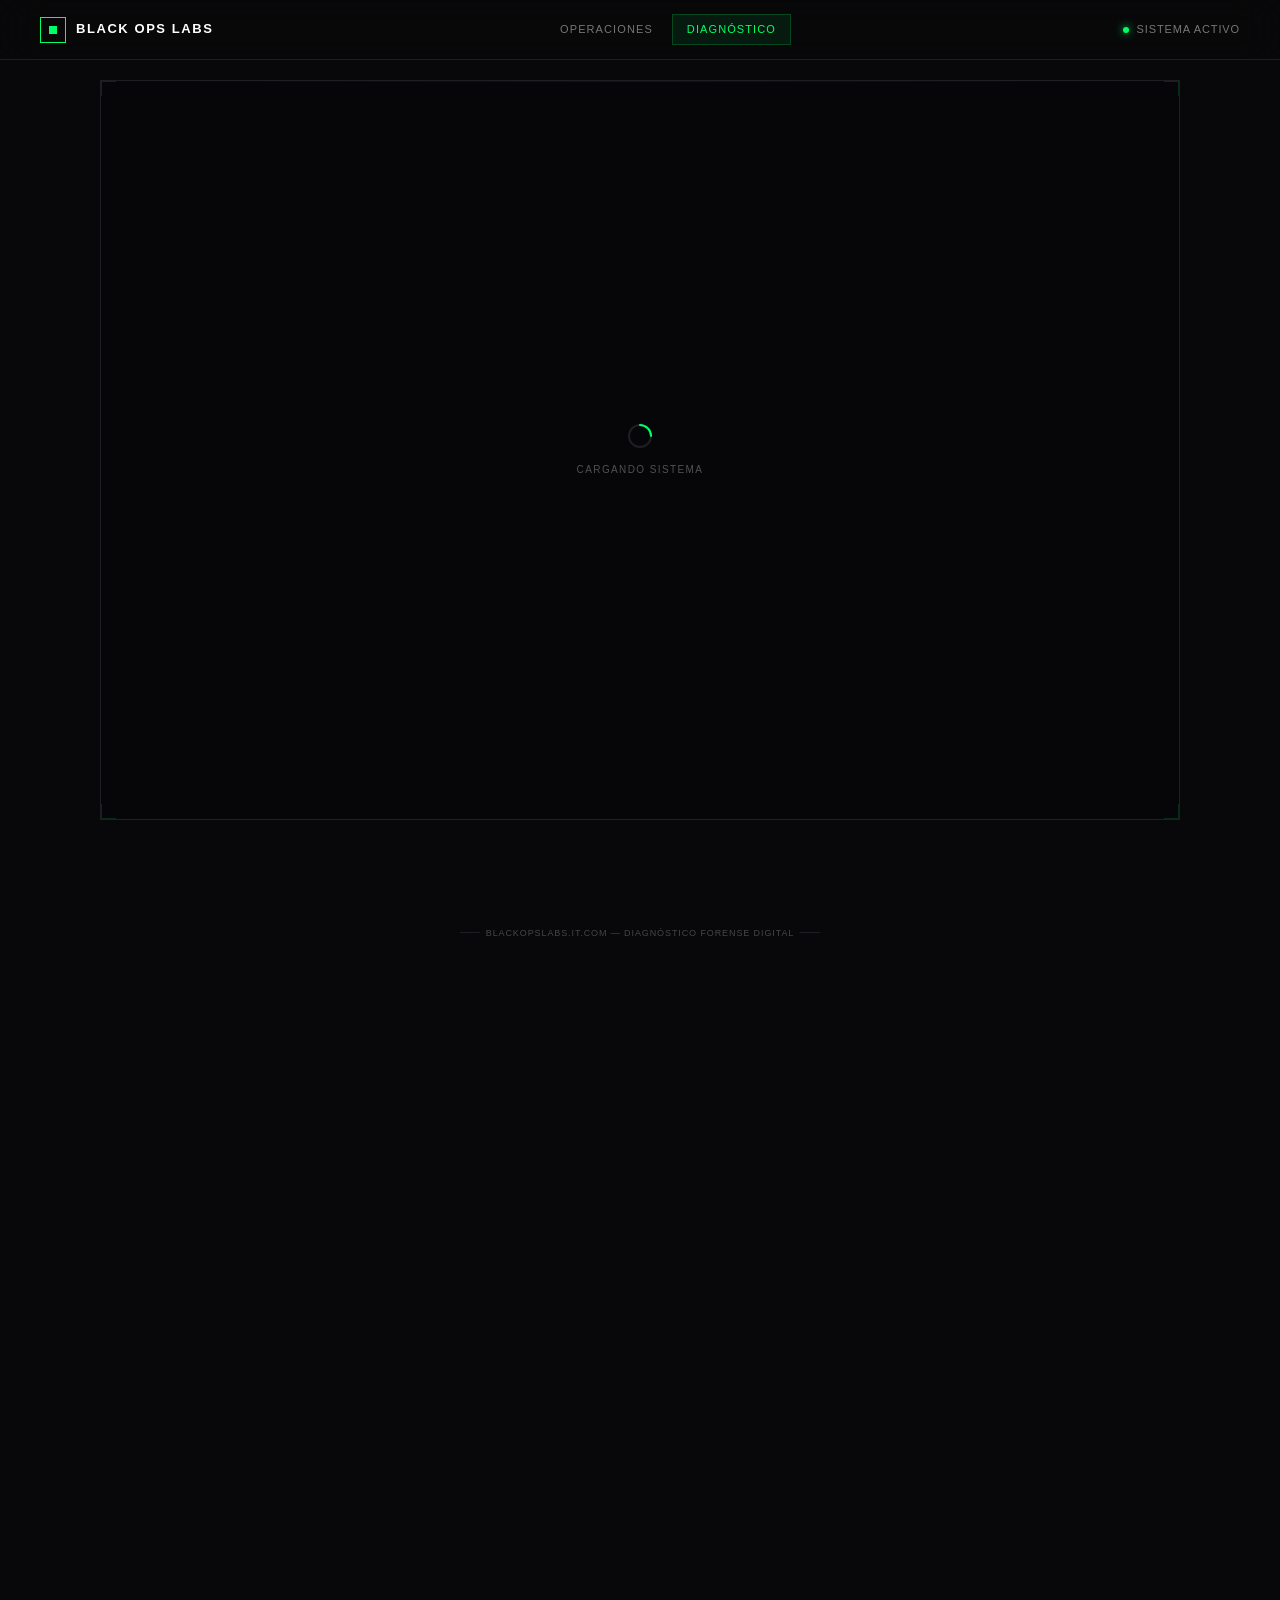
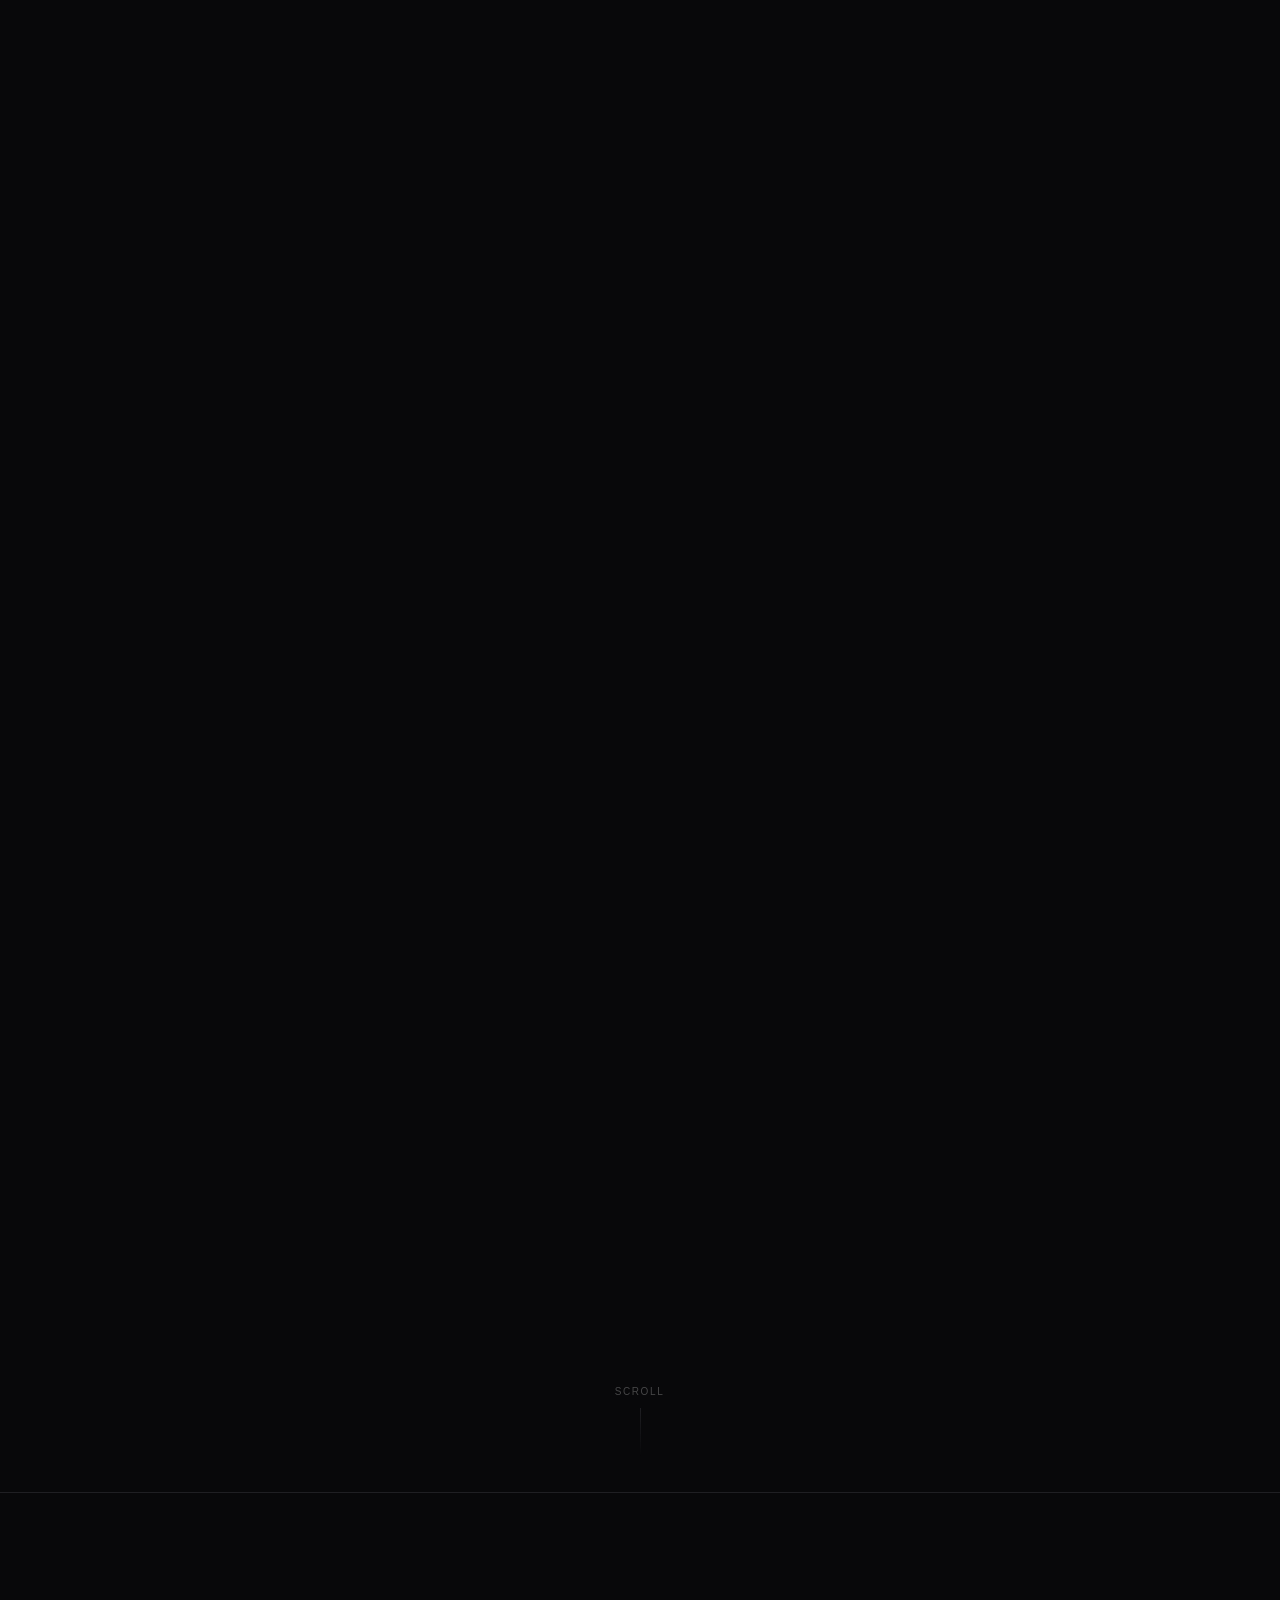
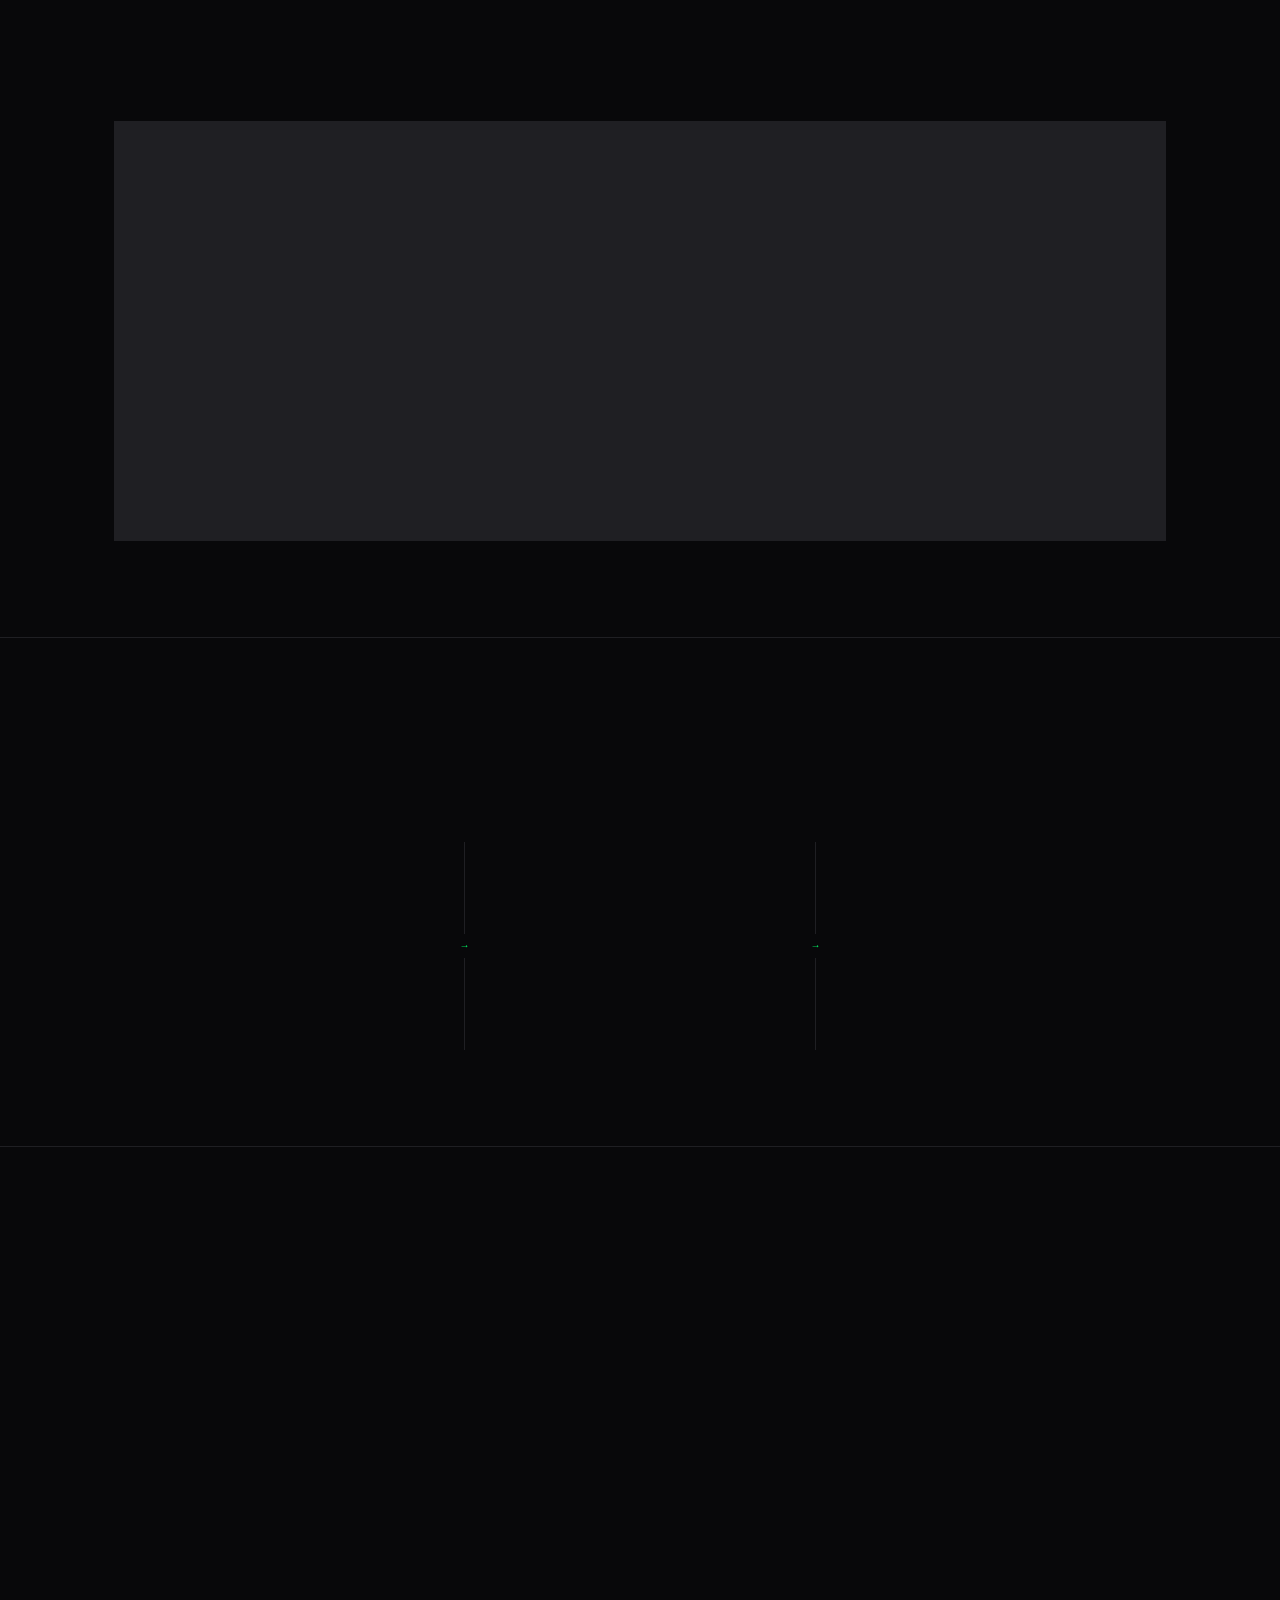
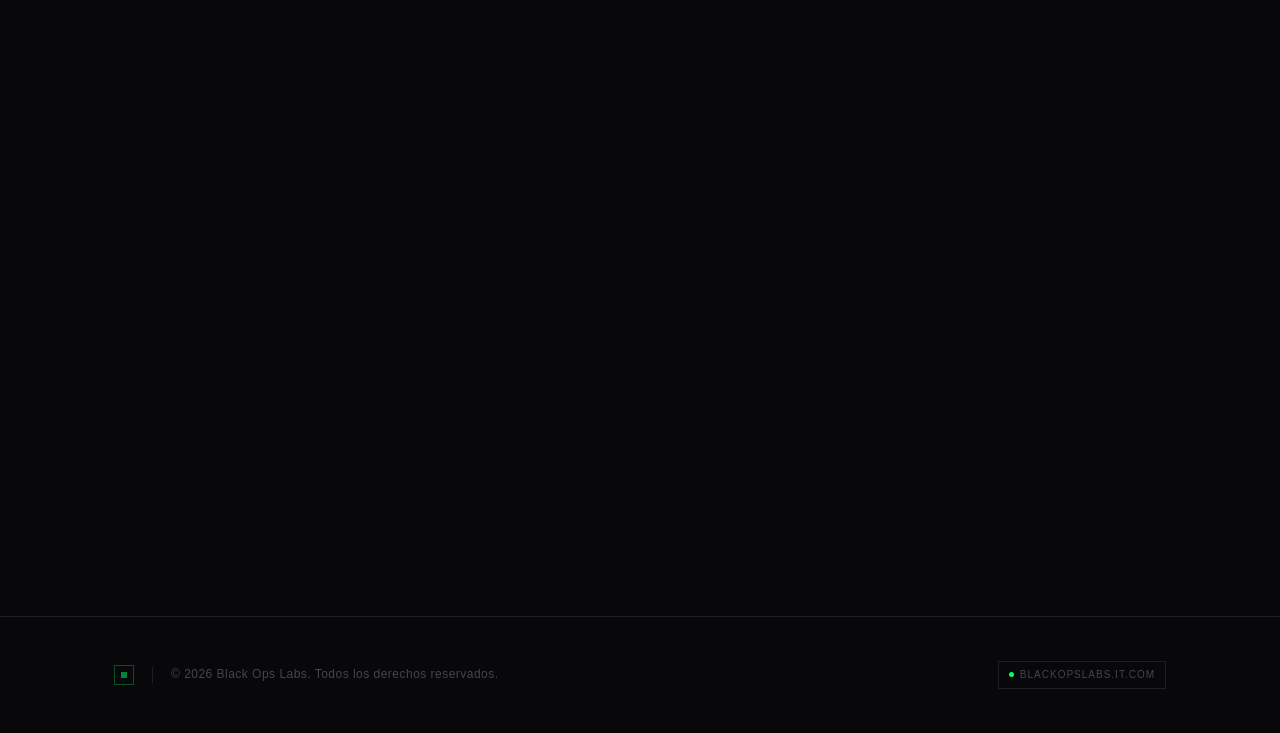
<file: index.html>
<!DOCTYPE html>
<html lang="es">
<head>
  <meta charset="UTF-8" />
  <meta name="viewport" content="width=device-width, initial-scale=1.0" />
  <title>Black Ops Labs — Ingeniería Digital de Alta Precisión</title>
  <meta name="description" content="Intervenimos la estructura digital de tu empresa para eliminar fugas de conversión, acelerar tu velocidad de carga y blindar tu backend." />

  <!-- Favicon -->
  <link rel="icon" type="image/svg+xml" href="data:image/svg+xml,%3Csvg xmlns='http://www.w3.org/2000/svg' viewBox='0 0 32 32'%3E%3Crect width='32' height='32' fill='%2308080A'/%3E%3Crect x='8' y='8' width='16' height='16' fill='none' stroke='%2300FF66' stroke-width='2'/%3E%3Crect x='12' y='12' width='8' height='8' fill='%2300FF66'/%3E%3C/svg%3E"/>

  <!-- Open Graph -->
  <meta property="og:type" content="website" />
  <meta property="og:title" content="Black Ops Labs — Ingeniería Digital de Alta Precisión" />
  <meta property="og:description" content="Intervenimos la estructura digital de tu empresa para eliminar fugas de conversión, acelerar tu velocidad de carga y blindar tu backend." />
  <meta property="og:url" content="https://blackopslabs.it.com" />
  <meta property="og:site_name" content="Black Ops Labs" />

  <!-- Twitter Card -->
  <meta name="twitter:card" content="summary_large_image" />
  <meta name="twitter:title" content="Black Ops Labs — Ingeniería Digital de Alta Precisión" />
  <meta name="twitter:description" content="Intervenimos la estructura digital de tu empresa para eliminar fugas de conversión, acelerar tu velocidad de carga y blindar tu backend." />

  <!-- CSP: unsafe-inline eliminado de script-src y style-src (FASE 2)
       Mover esta misma política a cabecera HTTP en Cloudflare → Transform Rules → Modify Response Headers -->
  <meta http-equiv="Content-Security-Policy" content="default-src 'self'; script-src 'self'; style-src 'self' https://fonts.googleapis.com; font-src https://fonts.gstatic.com; img-src 'self' data: blob:; media-src 'self'; connect-src 'self' https://n8n.blackopslabs.it.com; frame-ancestors 'none';">
  <meta name="referrer" content="strict-origin-when-cross-origin">

  <link rel="preconnect" href="https://fonts.googleapis.com" />
  <link rel="preconnect" href="https://fonts.gstatic.com" crossorigin />
  <link href="https://fonts.googleapis.com/css2?family=Inter:wght@300;400;500;600;700&display=swap" rel="stylesheet" />
  <link rel="stylesheet" href="style.css" />
  <script src="https://challenges.cloudflare.com/turnstile/v0/api.js" async defer></script>
</head>
<body>

  <div class="grid-bg"></div>
  <div class="radial-glow"></div>
  <div class="scan-overlay-invert" aria-hidden="true"></div>
  <div class="scan-overlay-color" aria-hidden="true"></div>
  <div class="scan-line-secondary" aria-hidden="true"></div>
  <div class="scan-line" aria-hidden="true"></div>

  <!-- NAV -->
  <nav>
    <a href="#" class="nav-logo">
      <div class="nav-logo-icon"></div>
      <span class="nav-logo-text">Black Ops Labs</span>
    </a>
    <div class="nav-links">
      <a href="#operaciones" class="nav-link">Operaciones</a>
      <a href="#diagnostico" class="nav-link primary">Diagnóstico</a>
    </div>
    <div class="nav-status">
      <span class="status-dot"></span>
      <span>Sistema Activo</span>
    </div>
    <button class="nav-burger" id="navBurger" aria-label="Abrir menú" aria-expanded="false">
      <span></span>
      <span></span>
      <span></span>
    </button>
  </nav>

  <!-- Mobile nav menu -->
  <div class="nav-mobile" id="navMobile" aria-hidden="true">
    <a href="#operaciones" class="nav-mobile-link" onclick="closeMobileMenu()">
      Operaciones
      <svg width="10" height="10" viewBox="0 0 10 10" fill="none"><path d="M1 5H9M5 1L9 5L5 9" stroke="currentColor" stroke-width="1.4" stroke-linecap="square"/></svg>
    </a>
    <a href="#diagnostico" class="nav-mobile-link primary" onclick="closeMobileMenu()">
      Diagnóstico
      <svg width="10" height="10" viewBox="0 0 10 10" fill="none"><path d="M1 5H9M5 1L9 5L5 9" stroke="currentColor" stroke-width="1.4" stroke-linecap="square"/></svg>
    </a>
  </div>

  <!-- VIDEO SCROLL (encabezado) -->
  <section class="video-scroll-section" id="videoScroll">
    <div class="video-scroll-sticky">

      <div class="video-ruler left">
        <span class="video-ruler-line"></span>
        Análisis visual
        <span class="video-ruler-line"></span>
      </div>

      <div class="video-frame">
        <div class="vf-corner tl"></div>
        <div class="vf-corner tr"></div>
        <div class="vf-corner bl"></div>
        <div class="vf-corner br"></div>

        <video
          id="scrollVideo"
          src="assets/hero_scrub.mp4"
          muted
          autoplay
          playsinline="true"
          webkit-playsinline="true"
          preload="auto"
        ></video>
        <canvas id="scrollCanvas"></canvas>

        <!-- Inline styles eliminados — estilos movidos a style.css (#videoLoader) -->
        <div id="videoLoader">
          <svg width="28" height="28" viewBox="0 0 28 28" fill="none">
            <circle cx="14" cy="14" r="11" stroke="#1F1F23" stroke-width="2"/>
            <path d="M14 3 A11 11 0 0 1 25 14" stroke="#00FF66" stroke-width="2" stroke-linecap="round"/>
          </svg>
          <span>Cargando sistema</span>
        </div>

        <div class="video-overlay-badge" id="videoBadge">
          <span class="status-dot"></span>
          Escaneando sistema
        </div>

        <div class="video-progress-bar">
          <div class="video-progress-fill" id="videoFill"></div>
        </div>
      </div>

      <div class="video-ruler bottom">
        <span class="video-ruler-line"></span>
        blackopslabs.it.com — diagnóstico forense digital
        <span class="video-ruler-line"></span>
      </div>

    </div>
  </section>

  <!-- HERO (texto, debajo del video) -->
  <section class="hero">
    <div class="wrapper">
      <div class="hero-inner">

        <div class="hero-badge reveal">
          <span class="hero-badge-dot"></span>
          Sistema Activo // 2026
        </div>

        <h1 class="hero-title reveal d1">
          Optimización de Infraestructura<br/>
          y Diagnóstico Forense <span class="dim">Digital.</span>
        </h1>

        <p class="hero-subtitle reveal d2">
          Intervenimos la estructura digital de tu empresa para eliminar fugas de conversión,
          acelerar tu velocidad de carga y blindar tu backend con ingeniería de alta precisión.
        </p>

        <div class="hero-actions reveal d3">
          <a href="#diagnostico" class="btn-primary">
            Iniciar Escaneo de Plataforma
            <svg width="13" height="13" viewBox="0 0 13 13" fill="none">
              <path d="M1 6.5H12M6.5 1L12 6.5L6.5 12" stroke="currentColor" stroke-width="1.6" stroke-linecap="square"/>
            </svg>
          </a>
          <a href="#operaciones" class="btn-ghost">
            Ver Operaciones
          </a>
        </div>

        <div class="hero-metrics reveal d4">
          <div class="metric">
            <span class="metric-value counter" data-target="340" data-prefix="+" data-suffix="%">+0%</span>
            <span class="metric-label">Velocidad de carga</span>
          </div>
          <div class="metric-divider"></div>
          <div class="metric">
            <span class="metric-value counter" data-target="60" data-prefix="−" data-suffix="%">−0%</span>
            <span class="metric-label">Fugas de conversión</span>
          </div>
          <div class="metric-divider"></div>
          <div class="metric">
            <span class="metric-value counter" data-target="100" data-prefix="" data-suffix="%">0%</span>
            <span class="metric-label">Confidencialidad</span>
          </div>
          <div class="metric-divider"></div>
          <div class="metric">
            <span class="metric-value counter" data-target="48" data-prefix="" data-suffix="h">0h</span>
            <span class="metric-label">Diagnóstico</span>
          </div>
          <p class="metrics-note">Promedio en proyectos completados — primeros 90 días.</p>
        </div>

      </div>
    </div>

    <div class="scroll-indicator">
      <span class="scroll-indicator-label">Scroll</span>
      <div class="scroll-indicator-line"></div>
    </div>

  </section>

  <!-- OPERATIONS -->
  <section class="operations" id="operaciones">
    <div class="wrapper">

      <div class="section-header reveal">
        <span class="section-index">// Operaciones</span>
        <div>
          <h2 class="section-title">Módulos de Intervención</h2>
          <p class="section-desc">Dos vectores de acción. Un objetivo: convertir tu infraestructura digital en una ventaja táctica.</p>
        </div>
      </div>

      <div class="cards-grid">

        <div class="op-card reveal">
          <div class="op-card-corner"></div>
          <div class="op-card-index">01</div>
          <div class="op-card-icon">
            <svg width="20" height="20" viewBox="0 0 20 20" fill="none">
              <path d="M2 10H6M14 10H18M10 2V6M10 14V18" stroke="currentColor" stroke-width="1.5" stroke-linecap="square"/>
              <rect x="7" y="7" width="6" height="6" stroke="currentColor" stroke-width="1.5"/>
            </svg>
          </div>
          <h3 class="op-card-title">Auditorías Forenses Digitales</h3>
          <p class="op-card-desc">
            Análisis algorítmico de velocidad de renderizado, detección y cierre de fugas en el embudo de ventas,
            diagnóstico de fallos críticos de rastreo SEO y optimización profunda de metatags para maximizar
            la visibilidad orgánica e indexación prioritaria.
          </p>
          <div class="op-card-tags">
            <span class="tag">Core Web Vitals</span>
            <span class="tag">Funnel Analysis</span>
            <span class="tag">SEO Técnico</span>
            <span class="tag">Rastreo</span>
          </div>
        </div>

        <div class="op-card reveal d1">
          <div class="op-card-corner"></div>
          <div class="op-card-index">02</div>
          <div class="op-card-icon">
            <svg width="20" height="20" viewBox="0 0 20 20" fill="none">
              <rect x="1" y="1" width="8" height="8" stroke="currentColor" stroke-width="1.5"/>
              <rect x="11" y="1" width="8" height="8" stroke="currentColor" stroke-width="1.5"/>
              <rect x="1" y="11" width="8" height="8" stroke="currentColor" stroke-width="1.5"/>
              <path d="M15 11V19M11 15H19" stroke="currentColor" stroke-width="1.5" stroke-linecap="square"/>
            </svg>
          </div>
          <h3 class="op-card-title">Arquitectura y Flujos Tácticos</h3>
          <p class="op-card-desc">
            Desarrollo modular de landing pages con desplazamiento fluido de alta retención e integración de
            infraestructura automatizada para el procesamiento de datos. Sistemas diseñados para escalar sin
            fricción y capturar conversiones con precisión quirúrgica.
          </p>
          <div class="op-card-tags">
            <span class="tag">Landing Pages</span>
            <span class="tag">Automatización</span>
            <span class="tag">CRO</span>
            <span class="tag">Infraestructura</span>
          </div>
        </div>

      </div>
    </div>
  </section>

  <!-- PROCESS SECTION -->
  <section class="process-section">
    <div class="wrapper">

      <div class="section-header reveal">
        <span class="section-index">// Protocolo</span>
        <div>
          <h2 class="section-title">Cómo Funciona</h2>
          <p class="section-desc">Tres fases. Sin compromisos hasta que veas el diagnóstico.</p>
        </div>
      </div>

      <div class="process-steps">

        <div class="process-step reveal">
          <span class="step-badge">48h</span>
          <div class="step-num">01</div>
          <h3 class="step-title">Diagnóstico Gratuito</h3>
          <p class="step-desc">
            Analizamos tu plataforma en profundidad. Sin coste, sin compromisos.
            Solo rellenas el formulario y nosotros hacemos el resto.
          </p>
        </div>

        <div class="step-connector"></div>

        <div class="process-step reveal d1">
          <span class="step-badge">72h</span>
          <div class="step-num">02</div>
          <h3 class="step-title">Informe Técnico</h3>
          <p class="step-desc">
            Recibes un reporte con los puntos críticos detectados y el plan de
            intervención exacto. Detallado, accionable, sin relleno.
          </p>
        </div>

        <div class="step-connector"></div>

        <div class="process-step reveal d2">
          <span class="step-badge">→</span>
          <div class="step-num">03</div>
          <h3 class="step-title">Implementación</h3>
          <p class="step-desc">
            Si decides avanzar, ejecutamos el plan con precisión quirúrgica.
            Tú mantienes el control total en cada fase del proceso.
          </p>
        </div>

      </div>
    </div>
  </section>

  <!-- FORM SECTION -->
  <section class="form-section" id="diagnostico">
    <div class="wrapper">
      <div class="form-container">

        <div class="form-header reveal">
          <div class="form-eyebrow">Protocolo de Acceso</div>
          <h2 class="form-title">Solicitar Diagnóstico Técnico de Emergencia</h2>
          <p class="form-subtitle">
            Completa el formulario. Analizamos tu plataforma y enviamos un informe de intervención en menos de 48 horas.
          </p>
        </div>

        <div class="form-panel reveal d1">
          <div class="fc tl"></div>
          <div class="fc tr"></div>
          <div class="fc bl"></div>
          <div class="fc br"></div>

          <form id="diagForm" onsubmit="handleSubmit(event)">

            <div class="form-group">
              <label class="form-label" for="empresa">Nombre de la Empresa</label>
              <div class="form-input-wrap">
                <svg class="input-icon" width="14" height="14" viewBox="0 0 14 14" fill="none">
                  <rect x="1" y="4" width="12" height="9" stroke="currentColor" stroke-width="1.2"/>
                  <path d="M4 4V2.5H10V4" stroke="currentColor" stroke-width="1.2"/>
                </svg>
                <input class="form-input" type="text" id="empresa" name="empresa"
                  placeholder="Ej: TechCorp S.L." autocomplete="organization" required />
                <span class="input-line"></span>
              </div>
            </div>

            <div class="form-group">
              <label class="form-label" for="url">URL de la Plataforma</label>
              <div class="form-input-wrap">
                <svg class="input-icon" width="14" height="14" viewBox="0 0 14 14" fill="none">
                  <circle cx="7" cy="7" r="6" stroke="currentColor" stroke-width="1.2"/>
                  <path d="M1 7H13M7 1C5.5 3.5 4.5 5.2 4.5 7C4.5 8.8 5.5 10.5 7 13M7 1C8.5 3.5 9.5 5.2 9.5 7C9.5 8.8 8.5 10.5 7 13" stroke="currentColor" stroke-width="1.2"/>
                </svg>
                <input class="form-input" type="url" id="url" name="url"
                  placeholder="https://tuempresa.com" autocomplete="url" required />
                <span class="input-line"></span>
              </div>
            </div>

            <div class="form-group">
              <label class="form-label" for="email">Email de Contacto</label>
              <div class="form-input-wrap">
                <svg class="input-icon" width="14" height="14" viewBox="0 0 14 14" fill="none">
                  <rect x="1" y="3" width="12" height="8" stroke="currentColor" stroke-width="1.2"/>
                  <path d="M1 3L7 8.5L13 3" stroke="currentColor" stroke-width="1.2"/>
                </svg>
                <input class="form-input" type="email" id="email" name="email"
                  placeholder="contacto@empresa.com" autocomplete="email" required />
                <span class="input-line"></span>
              </div>
            </div>

            <div class="form-group">
              <label class="form-label" for="whatsapp">Contacto Directo (WhatsApp)</label>
              <div class="form-input-wrap">
                <svg class="input-icon" width="14" height="14" viewBox="0 0 14 14" fill="none">
                  <path d="M7 1C3.69 1 1 3.69 1 7C1 8.18 1.33 9.28 1.9 10.21L1 13L3.87 12.12C4.78 12.66 5.85 12.98 7 12.98C10.31 12.98 13 10.29 13 6.98C13 3.67 10.31 1 7 1Z" stroke="currentColor" stroke-width="1.2"/>
                  <path d="M4.5 6C4.5 6 5 7.5 6.5 8.5C8 9.5 9.5 9 9.5 9" stroke="currentColor" stroke-width="1.2" stroke-linecap="round"/>
                </svg>
                <input class="form-input" type="tel" id="whatsapp" name="whatsapp"
                  placeholder="+34 600 000 000" autocomplete="tel" />
                <span class="input-line"></span>
              </div>
            </div>

            <!-- Cloudflare Turnstile invisible -->
            <div class="cf-turnstile"
                 data-sitekey="0x4AAAAAADYsYza6kCi06dJE"
                 data-callback="onTurnstileVerified"
                 data-size="invisible"></div>

            <!-- RGPD -->
            <div class="rgpd-group">
              <input type="checkbox" class="rgpd-checkbox" id="rgpd" name="rgpd" />
              <label class="rgpd-box" for="rgpd"></label>
              <div>
                <label class="rgpd-label" for="rgpd">
                  He leído y acepto que mis datos serán tratados conforme a la
                  <a href="/privacidad.html" target="_blank" rel="noopener noreferrer">Política de Privacidad</a>.
                  La información es tratada con absoluta discreción y no se comparte con terceros.
                </label>
                <div class="rgpd-error" id="rgpdError">Debes aceptar la política de privacidad para continuar.</div>
              </div>
            </div>

            <button type="submit" class="btn-submit" id="submitBtn">
              <svg width="13" height="13" viewBox="0 0 13 13" fill="none">
                <path d="M1 6.5H12M6.5 1L12 6.5L6.5 12" stroke="currentColor" stroke-width="1.8" stroke-linecap="square"/>
              </svg>
              Ejecutar Diagnóstico
            </button>

          </form>

          <div class="form-nda">
            <svg width="13" height="13" viewBox="0 0 13 13" fill="none">
              <rect x="1" y="6" width="11" height="7" stroke="currentColor" stroke-width="1.2"/>
              <path d="M3.5 6V4C3.5 2.62 4.62 1.5 6 1.5H7C8.38 1.5 9.5 2.62 9.5 4V6" stroke="currentColor" stroke-width="1.2"/>
            </svg>
            <p class="nda-text">
              <strong>Confidencialidad garantizada —</strong> Toda la información que compartas
              es tratada con absoluta discreción bajo protocolo de seguridad interno.
              No compartimos datos con terceros.
            </p>
          </div>

        </div>
      </div>
    </div>
  </section>

  <!-- FOOTER -->
  <footer>
    <div class="wrapper">
      <div class="footer-inner">
        <div class="footer-left">
          <div class="f-logo-icon"></div>
          <div class="footer-divider"></div>
          <span class="footer-copy">© 2026 Black Ops Labs. Todos los derechos reservados.</span>
        </div>
        <div class="footer-badge">
          <span class="footer-badge-dot"></span>
          blackopslabs.it.com
        </div>
      </div>
    </div>
  </footer>

  <script src="script.js"></script>

</body>
</html>
</file>
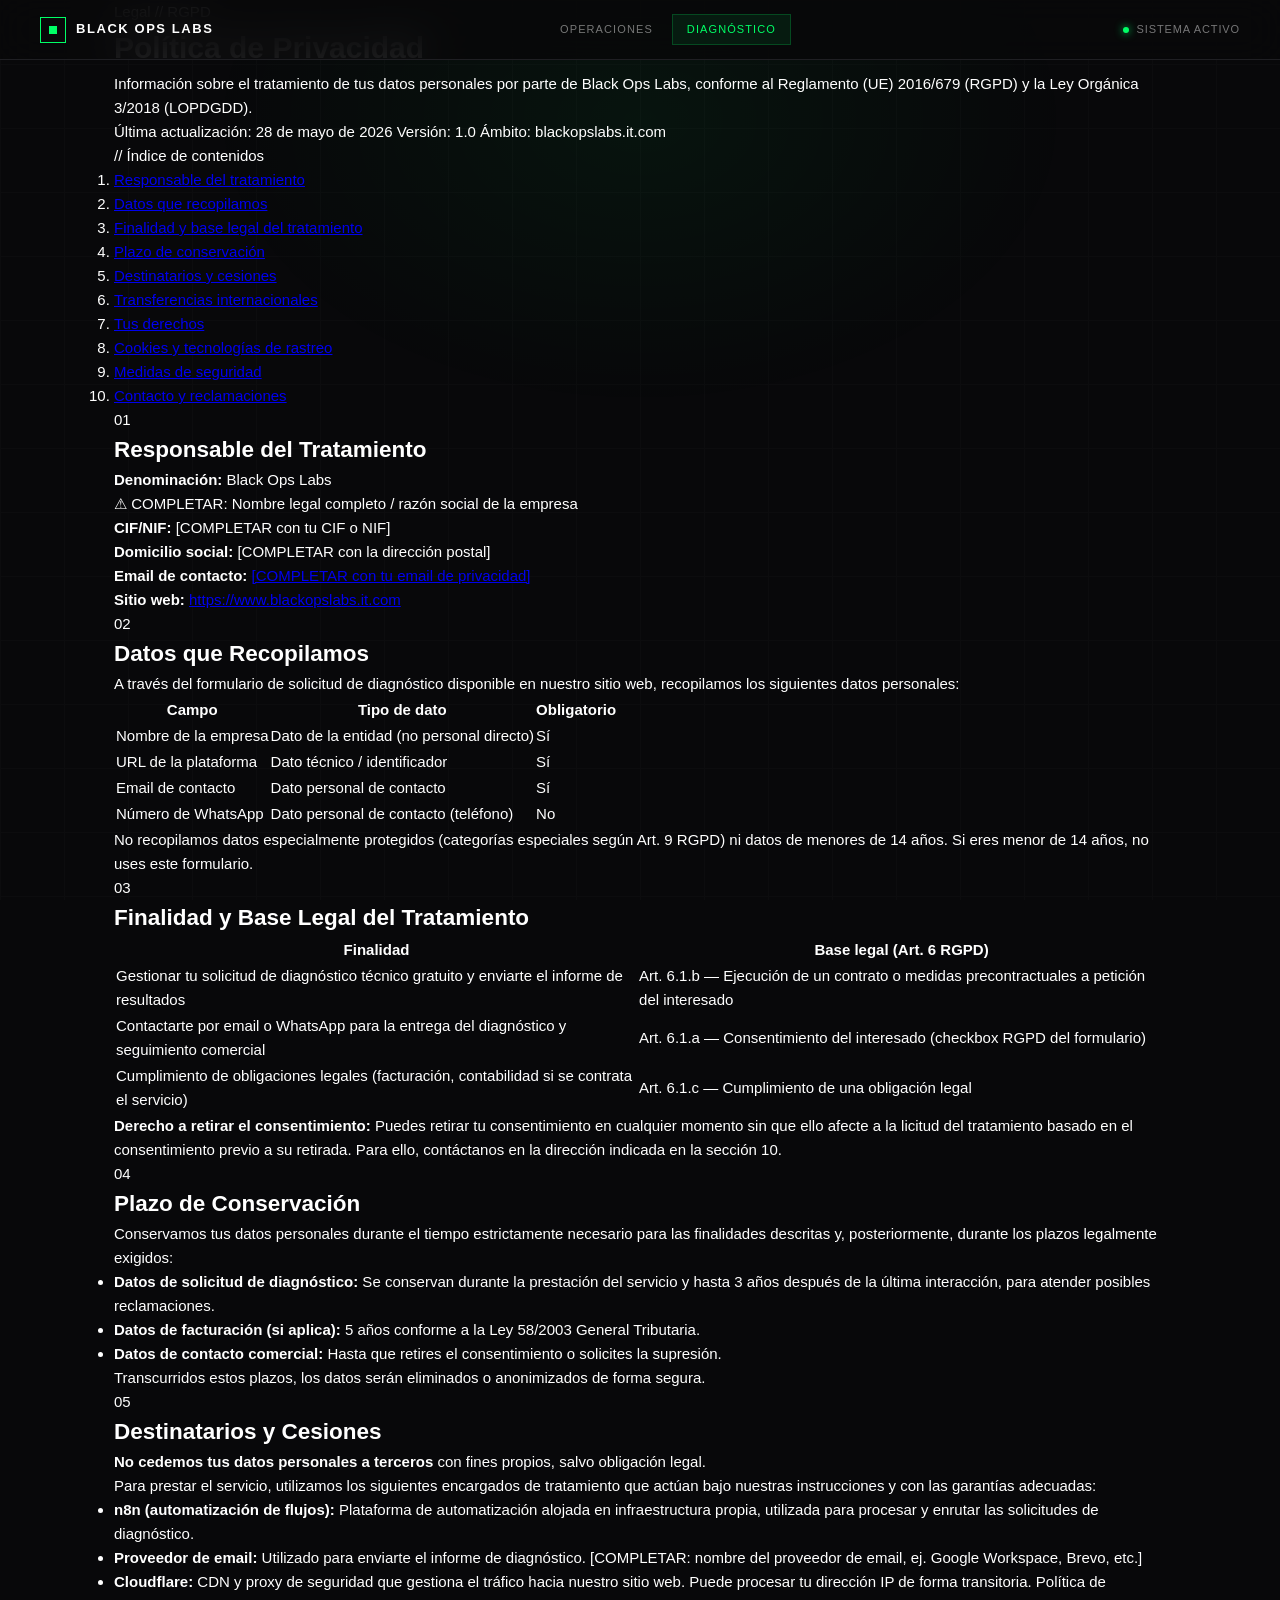
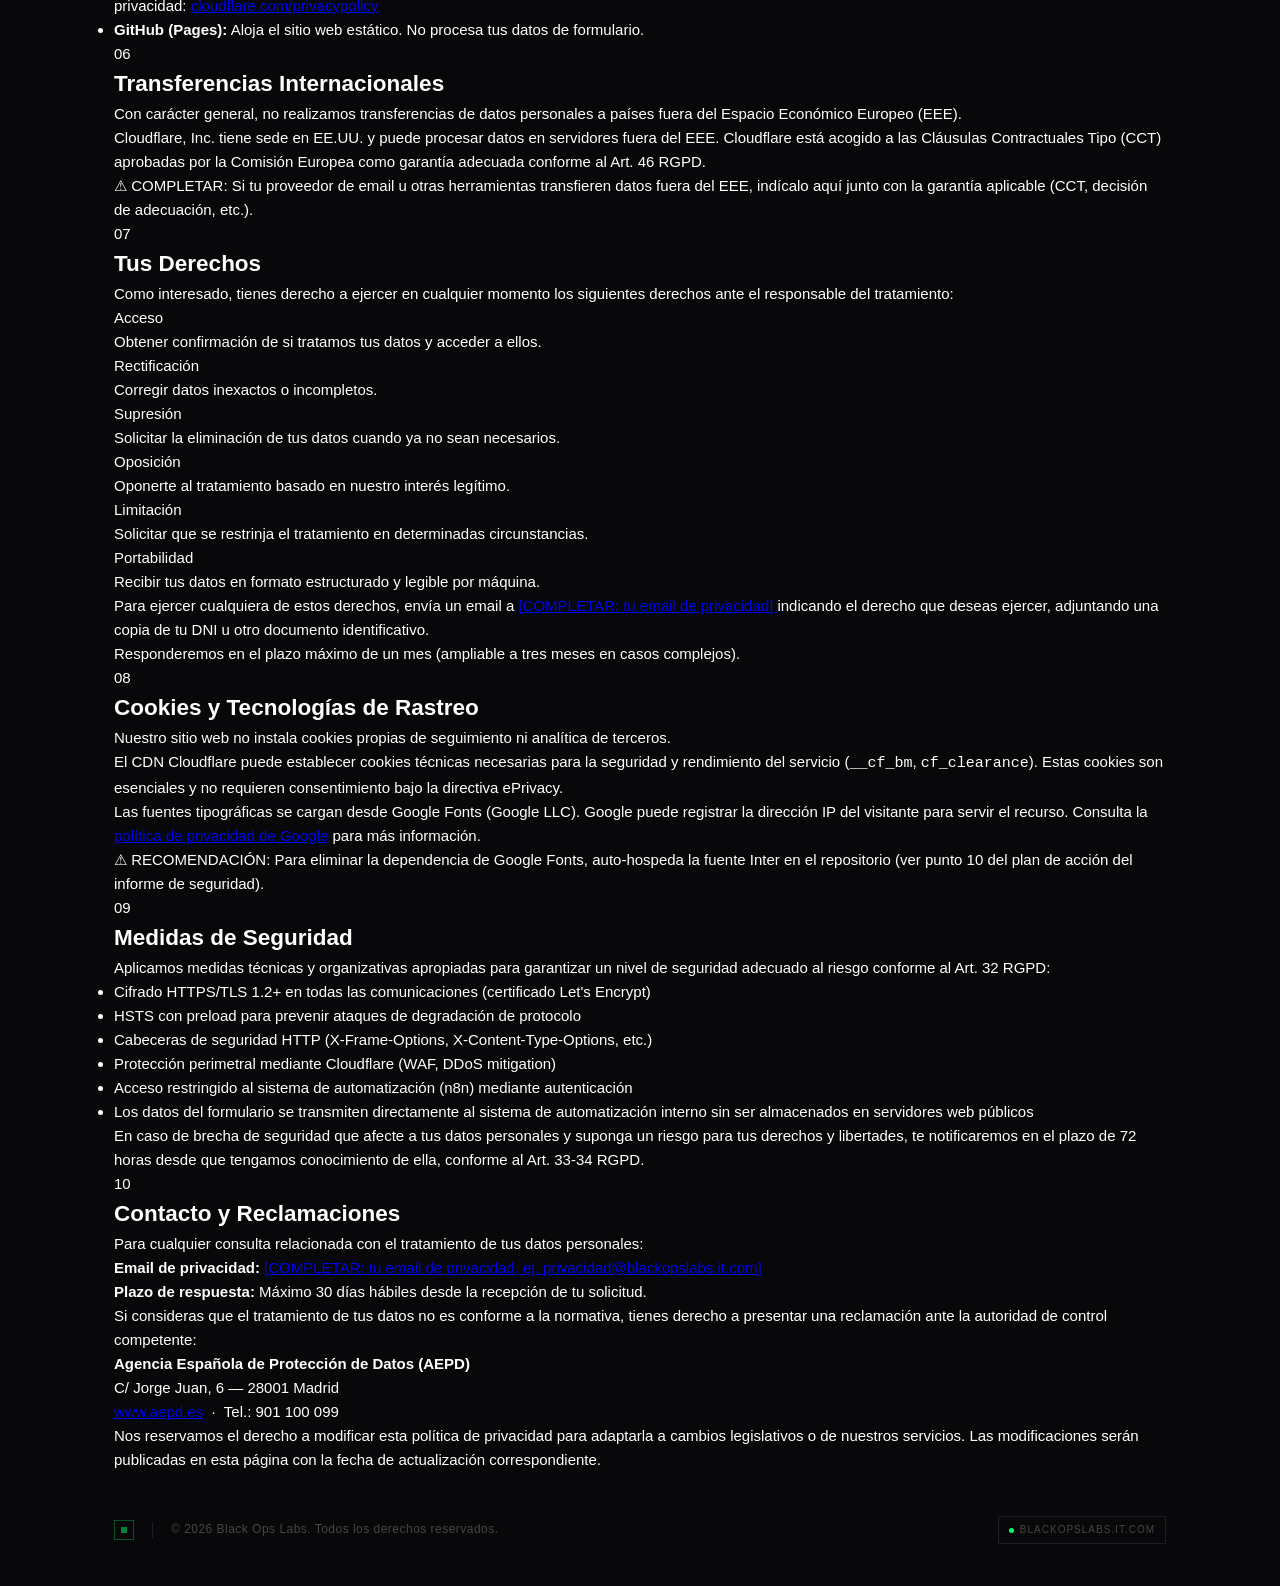
<file: privacidad.html>
<!DOCTYPE html>
<html lang="es">
<head>
  <meta charset="UTF-8" />
  <meta name="viewport" content="width=device-width, initial-scale=1.0" />
  <title>Política de Privacidad — Black Ops Labs</title>
  <meta name="description" content="Política de Privacidad de Black Ops Labs. Información sobre el tratamiento de tus datos personales conforme al RGPD." />
  <meta name="robots" content="noindex, follow" />

  <link rel="icon" type="image/svg+xml" href="data:image/svg+xml,%3Csvg xmlns='http://www.w3.org/2000/svg' viewBox='0 0 32 32'%3E%3Crect width='32' height='32' fill='%2308080A'/%3E%3Crect x='8' y='8' width='16' height='16' fill='none' stroke='%2300FF66' stroke-width='2'/%3E%3Crect x='12' y='12' width='8' height='8' fill='%2300FF66'/%3E%3C/svg%3E"/>

  <meta http-equiv="Content-Security-Policy" content="default-src 'self'; script-src 'self'; style-src 'self' https://fonts.googleapis.com; font-src https://fonts.gstatic.com; img-src 'self' data:; frame-ancestors 'none';">
  <meta name="referrer" content="strict-origin-when-cross-origin">

  <link rel="preconnect" href="https://fonts.googleapis.com" />
  <link rel="preconnect" href="https://fonts.gstatic.com" crossorigin />
  <link href="https://fonts.googleapis.com/css2?family=Inter:wght@300;400;500;600;700&display=swap" rel="stylesheet" />
  <link rel="stylesheet" href="style.css" />

  <style>
    /* Estilos específicos de la página de privacidad */
    .privacy-page {
      padding-top: 60px;
      min-height: 100vh;
      position: relative;
      z-index: 1;
    }

    .privacy-hero {
      padding: 64px 0 48px;
      border-bottom: 1px solid var(--border);
    }

    .privacy-eyebrow {
      font-size: 11px;
      font-weight: 500;
      letter-spacing: 0.16em;
      text-transform: uppercase;
      color: var(--accent);
      margin-bottom: 16px;
      display: flex;
      align-items: center;
      gap: 12px;
    }

    .privacy-eyebrow::before {
      content: '';
      width: 24px;
      height: 1px;
      background: rgba(0, 255, 102, 0.4);
    }

    .privacy-title {
      font-size: clamp(28px, 4vw, 44px);
      font-weight: 600;
      letter-spacing: -0.03em;
      line-height: 1.1;
      background: linear-gradient(180deg, #FFFFFF 0%, #E2E8F0 100%);
      -webkit-background-clip: text;
      -webkit-text-fill-color: transparent;
      background-clip: text;
      margin-bottom: 16px;
    }

    .privacy-meta {
      display: flex;
      align-items: center;
      gap: 20px;
      flex-wrap: wrap;
      margin-top: 20px;
    }

    .privacy-meta-item {
      font-size: 11px;
      letter-spacing: 0.08em;
      text-transform: uppercase;
      color: var(--text-tertiary);
      display: flex;
      align-items: center;
      gap: 8px;
    }

    .privacy-meta-item::before {
      content: '';
      width: 4px;
      height: 4px;
      background: var(--accent);
      border-radius: 50%;
    }

    .privacy-content {
      padding: 64px 0;
      max-width: 760px;
    }

    .privacy-toc {
      background: var(--bg-card);
      border: 1px solid var(--border);
      padding: 28px 32px;
      margin-bottom: 48px;
      position: relative;
    }

    .privacy-toc::before {
      content: '';
      position: absolute;
      top: 0; left: 0; right: 0;
      height: 1px;
      background: linear-gradient(90deg, var(--accent), transparent);
      opacity: 0.4;
    }

    .privacy-toc-title {
      font-size: 11px;
      font-weight: 500;
      letter-spacing: 0.14em;
      text-transform: uppercase;
      color: var(--accent);
      margin-bottom: 16px;
    }

    .privacy-toc ol {
      list-style: none;
      counter-reset: toc-counter;
    }

    .privacy-toc ol li {
      counter-increment: toc-counter;
      margin-bottom: 8px;
    }

    .privacy-toc ol li::before {
      content: counter(toc-counter, decimal-leading-zero) '. ';
      color: var(--accent);
      font-size: 11px;
      font-weight: 500;
    }

    .privacy-toc a {
      font-size: 13px;
      color: var(--text-secondary);
      text-decoration: none;
      transition: color 0.2s;
    }

    .privacy-toc a:hover { color: var(--text-primary); }

    .privacy-section {
      margin-bottom: 48px;
      padding-bottom: 48px;
      border-bottom: 1px solid var(--border);
    }

    .privacy-section:last-child {
      border-bottom: none;
    }

    .privacy-section-num {
      font-size: 10px;
      font-weight: 600;
      letter-spacing: 0.16em;
      color: var(--accent);
      text-transform: uppercase;
      margin-bottom: 12px;
      display: flex;
      align-items: center;
      gap: 10px;
    }

    .privacy-section-num::after {
      content: '';
      flex: 1;
      max-width: 40px;
      height: 1px;
      background: var(--border);
    }

    .privacy-section h2 {
      font-size: 20px;
      font-weight: 600;
      letter-spacing: -0.02em;
      line-height: 1.3;
      margin-bottom: 20px;
      color: var(--text-primary);
    }

    .privacy-section p {
      font-size: 14px;
      color: var(--text-secondary);
      line-height: 1.8;
      margin-bottom: 14px;
    }

    .privacy-section p:last-child { margin-bottom: 0; }

    .privacy-section ul, .privacy-section ol {
      margin: 14px 0;
      padding-left: 0;
      list-style: none;
    }

    .privacy-section ul li, .privacy-section ol li {
      font-size: 14px;
      color: var(--text-secondary);
      line-height: 1.72;
      padding: 6px 0 6px 20px;
      position: relative;
      border-bottom: 1px solid rgba(255,255,255,0.03);
    }

    .privacy-section ul li::before {
      content: '//';
      position: absolute;
      left: 0;
      color: var(--accent);
      font-size: 10px;
      font-weight: 600;
      top: 9px;
    }

    .privacy-section ol {
      counter-reset: list-counter;
    }

    .privacy-section ol li {
      counter-increment: list-counter;
    }

    .privacy-section ol li::before {
      content: counter(list-counter) '.';
      position: absolute;
      left: 0;
      color: var(--accent);
      font-size: 11px;
      font-weight: 600;
      top: 8px;
    }

    .privacy-highlight {
      background: var(--accent-dim);
      border: 1px solid rgba(0, 255, 102, 0.15);
      border-left: 2px solid var(--accent);
      padding: 16px 20px;
      margin: 20px 0;
    }

    .privacy-highlight p {
      font-size: 13px;
      color: rgba(255, 255, 255, 0.6);
      margin: 0;
    }

    .privacy-highlight strong {
      color: rgba(0, 255, 102, 0.7);
    }

    .data-table {
      width: 100%;
      border-collapse: collapse;
      margin: 20px 0;
      font-size: 13px;
    }

    .data-table th {
      background: rgba(0, 255, 102, 0.05);
      border: 1px solid var(--border);
      padding: 10px 14px;
      text-align: left;
      font-size: 10px;
      font-weight: 600;
      letter-spacing: 0.1em;
      text-transform: uppercase;
      color: var(--accent);
    }

    .data-table td {
      border: 1px solid var(--border);
      padding: 10px 14px;
      color: var(--text-secondary);
      line-height: 1.6;
      vertical-align: top;
    }

    .data-table tr:hover td {
      background: rgba(255, 255, 255, 0.02);
    }

    .rights-grid {
      display: grid;
      grid-template-columns: 1fr 1fr;
      gap: 1px;
      background: var(--border);
      margin: 20px 0;
    }

    .right-card {
      background: var(--bg-card);
      padding: 20px;
    }

    .right-card-title {
      font-size: 12px;
      font-weight: 600;
      letter-spacing: 0.06em;
      text-transform: uppercase;
      color: var(--accent);
      margin-bottom: 8px;
    }

    .right-card p {
      font-size: 12px !important;
      margin: 0 !important;
    }

    .contact-panel {
      background: var(--bg-card);
      border: 1px solid var(--border);
      padding: 28px 32px;
      position: relative;
    }

    .contact-panel::before {
      content: '';
      position: absolute;
      top: 0; left: 0; right: 0;
      height: 1px;
      background: linear-gradient(90deg, transparent, var(--accent), transparent);
      opacity: 0.3;
    }

    .contact-panel p {
      font-size: 14px;
      color: var(--text-secondary);
      line-height: 1.72;
      margin-bottom: 8px;
    }

    .contact-panel a {
      color: rgba(0, 255, 102, 0.65);
      text-decoration: none;
    }

    .contact-panel a:hover { color: var(--accent); }

    .placeholder-note {
      background: rgba(255, 200, 0, 0.06);
      border: 1px solid rgba(255, 200, 0, 0.2);
      border-left: 2px solid rgba(255, 200, 0, 0.5);
      padding: 10px 14px;
      margin: 8px 0;
      font-size: 11px;
      color: rgba(255, 200, 0, 0.7);
      letter-spacing: 0.04em;
    }

    @media (max-width: 768px) {
      .rights-grid { grid-template-columns: 1fr; }
      .data-table { font-size: 12px; }
      .data-table th, .data-table td { padding: 8px 10px; }
      .privacy-content { padding: 40px 0; }
    }
  </style>
</head>
<body>

  <div class="grid-bg"></div>
  <div class="radial-glow"></div>

  <!-- NAV -->
  <nav>
    <a href="/" class="nav-logo">
      <div class="nav-logo-icon"></div>
      <span class="nav-logo-text">Black Ops Labs</span>
    </a>
    <div class="nav-links">
      <a href="/#operaciones" class="nav-link">Operaciones</a>
      <a href="/#diagnostico" class="nav-link primary">Diagnóstico</a>
    </div>
    <div class="nav-status">
      <span class="status-dot"></span>
      <span>Sistema Activo</span>
    </div>
  </nav>

  <main class="privacy-page">
    <div class="wrapper">

      <div class="privacy-hero">
        <div class="privacy-eyebrow">Legal // RGPD</div>
        <h1 class="privacy-title">Política de Privacidad</h1>
        <p style="font-size:14px;color:var(--text-secondary);max-width:560px;line-height:1.72;margin-top:12px;">
          Información sobre el tratamiento de tus datos personales por parte de Black Ops Labs,
          conforme al Reglamento (UE) 2016/679 (RGPD) y la Ley Orgánica 3/2018 (LOPDGDD).
        </p>
        <div class="privacy-meta">
          <span class="privacy-meta-item">Última actualización: 28 de mayo de 2026</span>
          <span class="privacy-meta-item">Versión: 1.0</span>
          <span class="privacy-meta-item">Ámbito: blackopslabs.it.com</span>
        </div>
      </div>

      <div class="privacy-content">

        <!-- ÍNDICE -->
        <div class="privacy-toc">
          <div class="privacy-toc-title">// Índice de contenidos</div>
          <ol>
            <li><a href="#responsable">Responsable del tratamiento</a></li>
            <li><a href="#datos">Datos que recopilamos</a></li>
            <li><a href="#finalidad">Finalidad y base legal del tratamiento</a></li>
            <li><a href="#conservacion">Plazo de conservación</a></li>
            <li><a href="#destinatarios">Destinatarios y cesiones</a></li>
            <li><a href="#transferencias">Transferencias internacionales</a></li>
            <li><a href="#derechos">Tus derechos</a></li>
            <li><a href="#cookies">Cookies y tecnologías de rastreo</a></li>
            <li><a href="#seguridad">Medidas de seguridad</a></li>
            <li><a href="#contacto">Contacto y reclamaciones</a></li>
          </ol>
        </div>

        <!-- 1. RESPONSABLE -->
        <div class="privacy-section" id="responsable">
          <div class="privacy-section-num">01</div>
          <h2>Responsable del Tratamiento</h2>
          <div class="contact-panel">
            <p><strong style="color:var(--text-primary);">Denominación:</strong> Black Ops Labs</p>
            <div class="placeholder-note">
              ⚠ COMPLETAR: Nombre legal completo / razón social de la empresa
            </div>
            <p><strong style="color:var(--text-primary);">CIF/NIF:</strong>
              <span style="color:rgba(255,200,0,0.7);">[COMPLETAR con tu CIF o NIF]</span>
            </p>
            <p><strong style="color:var(--text-primary);">Domicilio social:</strong>
              <span style="color:rgba(255,200,0,0.7);">[COMPLETAR con la dirección postal]</span>
            </p>
            <p><strong style="color:var(--text-primary);">Email de contacto:</strong>
              <a href="mailto:privacidad@blackopslabs.it.com">[COMPLETAR con tu email de privacidad]</a>
            </p>
            <p><strong style="color:var(--text-primary);">Sitio web:</strong>
              <a href="https://www.blackopslabs.it.com">https://www.blackopslabs.it.com</a>
            </p>
          </div>
        </div>

        <!-- 2. DATOS -->
        <div class="privacy-section" id="datos">
          <div class="privacy-section-num">02</div>
          <h2>Datos que Recopilamos</h2>
          <p>
            A través del formulario de solicitud de diagnóstico disponible en nuestro sitio web,
            recopilamos los siguientes datos personales:
          </p>
          <table class="data-table">
            <thead>
              <tr>
                <th>Campo</th>
                <th>Tipo de dato</th>
                <th>Obligatorio</th>
              </tr>
            </thead>
            <tbody>
              <tr>
                <td>Nombre de la empresa</td>
                <td>Dato de la entidad (no personal directo)</td>
                <td>Sí</td>
              </tr>
              <tr>
                <td>URL de la plataforma</td>
                <td>Dato técnico / identificador</td>
                <td>Sí</td>
              </tr>
              <tr>
                <td>Email de contacto</td>
                <td>Dato personal de contacto</td>
                <td>Sí</td>
              </tr>
              <tr>
                <td>Número de WhatsApp</td>
                <td>Dato personal de contacto (teléfono)</td>
                <td>No</td>
              </tr>
            </tbody>
          </table>
          <p>
            No recopilamos datos especialmente protegidos (categorías especiales según Art. 9 RGPD)
            ni datos de menores de 14 años. Si eres menor de 14 años, no uses este formulario.
          </p>
        </div>

        <!-- 3. FINALIDAD Y BASE LEGAL -->
        <div class="privacy-section" id="finalidad">
          <div class="privacy-section-num">03</div>
          <h2>Finalidad y Base Legal del Tratamiento</h2>
          <table class="data-table">
            <thead>
              <tr>
                <th>Finalidad</th>
                <th>Base legal (Art. 6 RGPD)</th>
              </tr>
            </thead>
            <tbody>
              <tr>
                <td>Gestionar tu solicitud de diagnóstico técnico gratuito y enviarte el informe de resultados</td>
                <td>Art. 6.1.b — Ejecución de un contrato o medidas precontractuales a petición del interesado</td>
              </tr>
              <tr>
                <td>Contactarte por email o WhatsApp para la entrega del diagnóstico y seguimiento comercial</td>
                <td>Art. 6.1.a — Consentimiento del interesado (checkbox RGPD del formulario)</td>
              </tr>
              <tr>
                <td>Cumplimiento de obligaciones legales (facturación, contabilidad si se contrata el servicio)</td>
                <td>Art. 6.1.c — Cumplimiento de una obligación legal</td>
              </tr>
            </tbody>
          </table>
          <div class="privacy-highlight">
            <p>
              <strong>Derecho a retirar el consentimiento:</strong> Puedes retirar tu consentimiento en cualquier
              momento sin que ello afecte a la licitud del tratamiento basado en el consentimiento previo a su retirada.
              Para ello, contáctanos en la dirección indicada en la sección 10.
            </p>
          </div>
        </div>

        <!-- 4. PLAZO DE CONSERVACIÓN -->
        <div class="privacy-section" id="conservacion">
          <div class="privacy-section-num">04</div>
          <h2>Plazo de Conservación</h2>
          <p>
            Conservamos tus datos personales durante el tiempo estrictamente necesario para las
            finalidades descritas y, posteriormente, durante los plazos legalmente exigidos:
          </p>
          <ul>
            <li>
              <strong style="color:var(--text-primary);">Datos de solicitud de diagnóstico:</strong>
              Se conservan durante la prestación del servicio y hasta 3 años después de la
              última interacción, para atender posibles reclamaciones.
            </li>
            <li>
              <strong style="color:var(--text-primary);">Datos de facturación (si aplica):</strong>
              5 años conforme a la Ley 58/2003 General Tributaria.
            </li>
            <li>
              <strong style="color:var(--text-primary);">Datos de contacto comercial:</strong>
              Hasta que retires el consentimiento o solicites la supresión.
            </li>
          </ul>
          <p>
            Transcurridos estos plazos, los datos serán eliminados o anonimizados de forma segura.
          </p>
        </div>

        <!-- 5. DESTINATARIOS -->
        <div class="privacy-section" id="destinatarios">
          <div class="privacy-section-num">05</div>
          <h2>Destinatarios y Cesiones</h2>
          <p>
            <strong style="color:var(--text-primary);">No cedemos tus datos personales a terceros</strong>
            con fines propios, salvo obligación legal.
          </p>
          <p>
            Para prestar el servicio, utilizamos los siguientes encargados de tratamiento que
            actúan bajo nuestras instrucciones y con las garantías adecuadas:
          </p>
          <ul>
            <li>
              <strong style="color:var(--text-primary);">n8n (automatización de flujos):</strong>
              Plataforma de automatización alojada en infraestructura propia, utilizada para
              procesar y enrutar las solicitudes de diagnóstico.
            </li>
            <li>
              <strong style="color:var(--text-primary);">Proveedor de email:</strong>
              Utilizado para enviarte el informe de diagnóstico.
              <span style="color:rgba(255,200,0,0.7);">[COMPLETAR: nombre del proveedor de email, ej. Google Workspace, Brevo, etc.]</span>
            </li>
            <li>
              <strong style="color:var(--text-primary);">Cloudflare:</strong>
              CDN y proxy de seguridad que gestiona el tráfico hacia nuestro sitio web.
              Puede procesar tu dirección IP de forma transitoria.
              Política de privacidad: <a href="https://www.cloudflare.com/privacypolicy/" target="_blank" rel="noopener noreferrer">cloudflare.com/privacypolicy</a>
            </li>
            <li>
              <strong style="color:var(--text-primary);">GitHub (Pages):</strong>
              Aloja el sitio web estático. No procesa tus datos de formulario.
            </li>
          </ul>
        </div>

        <!-- 6. TRANSFERENCIAS INTERNACIONALES -->
        <div class="privacy-section" id="transferencias">
          <div class="privacy-section-num">06</div>
          <h2>Transferencias Internacionales</h2>
          <p>
            Con carácter general, no realizamos transferencias de datos personales a países
            fuera del Espacio Económico Europeo (EEE).
          </p>
          <p>
            Cloudflare, Inc. tiene sede en EE.UU. y puede procesar datos en servidores fuera del EEE.
            Cloudflare está acogido a las Cláusulas Contractuales Tipo (CCT) aprobadas por la
            Comisión Europea como garantía adecuada conforme al Art. 46 RGPD.
          </p>
          <div class="placeholder-note">
            ⚠ COMPLETAR: Si tu proveedor de email u otras herramientas transfieren datos fuera del EEE,
            indícalo aquí junto con la garantía aplicable (CCT, decisión de adecuación, etc.).
          </div>
        </div>

        <!-- 7. DERECHOS -->
        <div class="privacy-section" id="derechos">
          <div class="privacy-section-num">07</div>
          <h2>Tus Derechos</h2>
          <p>
            Como interesado, tienes derecho a ejercer en cualquier momento los siguientes derechos
            ante el responsable del tratamiento:
          </p>
          <div class="rights-grid">
            <div class="right-card">
              <div class="right-card-title">Acceso</div>
              <p>Obtener confirmación de si tratamos tus datos y acceder a ellos.</p>
            </div>
            <div class="right-card">
              <div class="right-card-title">Rectificación</div>
              <p>Corregir datos inexactos o incompletos.</p>
            </div>
            <div class="right-card">
              <div class="right-card-title">Supresión</div>
              <p>Solicitar la eliminación de tus datos cuando ya no sean necesarios.</p>
            </div>
            <div class="right-card">
              <div class="right-card-title">Oposición</div>
              <p>Oponerte al tratamiento basado en nuestro interés legítimo.</p>
            </div>
            <div class="right-card">
              <div class="right-card-title">Limitación</div>
              <p>Solicitar que se restrinja el tratamiento en determinadas circunstancias.</p>
            </div>
            <div class="right-card">
              <div class="right-card-title">Portabilidad</div>
              <p>Recibir tus datos en formato estructurado y legible por máquina.</p>
            </div>
          </div>
          <p style="margin-top:20px;">
            Para ejercer cualquiera de estos derechos, envía un email a
            <a href="mailto:privacidad@blackopslabs.it.com" style="color:rgba(0,255,102,0.65);">
              [COMPLETAR: tu email de privacidad]
            </a>
            indicando el derecho que deseas ejercer, adjuntando una copia de tu DNI u
            otro documento identificativo.
          </p>
          <p>
            Responderemos en el plazo máximo de un mes (ampliable a tres meses en casos complejos).
          </p>
        </div>

        <!-- 8. COOKIES -->
        <div class="privacy-section" id="cookies">
          <div class="privacy-section-num">08</div>
          <h2>Cookies y Tecnologías de Rastreo</h2>
          <p>
            Nuestro sitio web no instala cookies propias de seguimiento ni analítica de terceros.
          </p>
          <p>
            El CDN Cloudflare puede establecer cookies técnicas necesarias para la seguridad y
            rendimiento del servicio (<code style="color:var(--accent);font-size:12px;">__cf_bm</code>,
            <code style="color:var(--accent);font-size:12px;">cf_clearance</code>).
            Estas cookies son esenciales y no requieren consentimiento bajo la directiva ePrivacy.
          </p>
          <p>
            Las fuentes tipográficas se cargan desde Google Fonts (Google LLC). Google puede
            registrar la dirección IP del visitante para servir el recurso. Consulta la
            <a href="https://policies.google.com/privacy" target="_blank" rel="noopener noreferrer"
               style="color:rgba(0,255,102,0.65);">política de privacidad de Google</a> para más información.
          </p>
          <div class="placeholder-note">
            ⚠ RECOMENDACIÓN: Para eliminar la dependencia de Google Fonts, auto-hospeda la fuente Inter
            en el repositorio (ver punto 10 del plan de acción del informe de seguridad).
          </div>
        </div>

        <!-- 9. SEGURIDAD -->
        <div class="privacy-section" id="seguridad">
          <div class="privacy-section-num">09</div>
          <h2>Medidas de Seguridad</h2>
          <p>
            Aplicamos medidas técnicas y organizativas apropiadas para garantizar un nivel de
            seguridad adecuado al riesgo conforme al Art. 32 RGPD:
          </p>
          <ul>
            <li>Cifrado HTTPS/TLS 1.2+ en todas las comunicaciones (certificado Let's Encrypt)</li>
            <li>HSTS con preload para prevenir ataques de degradación de protocolo</li>
            <li>Cabeceras de seguridad HTTP (X-Frame-Options, X-Content-Type-Options, etc.)</li>
            <li>Protección perimetral mediante Cloudflare (WAF, DDoS mitigation)</li>
            <li>Acceso restringido al sistema de automatización (n8n) mediante autenticación</li>
            <li>Los datos del formulario se transmiten directamente al sistema de automatización
                interno sin ser almacenados en servidores web públicos</li>
          </ul>
          <p>
            En caso de brecha de seguridad que afecte a tus datos personales y suponga un riesgo
            para tus derechos y libertades, te notificaremos en el plazo de 72 horas desde que
            tengamos conocimiento de ella, conforme al Art. 33-34 RGPD.
          </p>
        </div>

        <!-- 10. CONTACTO -->
        <div class="privacy-section" id="contacto">
          <div class="privacy-section-num">10</div>
          <h2>Contacto y Reclamaciones</h2>
          <p>Para cualquier consulta relacionada con el tratamiento de tus datos personales:</p>
          <div class="contact-panel" style="margin-bottom:20px;">
            <p>
              <strong style="color:var(--text-primary);">Email de privacidad:</strong>
              <a href="mailto:privacidad@blackopslabs.it.com">
                [COMPLETAR: tu email de privacidad, ej. privacidad@blackopslabs.it.com]
              </a>
            </p>
            <p>
              <strong style="color:var(--text-primary);">Plazo de respuesta:</strong>
              Máximo 30 días hábiles desde la recepción de tu solicitud.
            </p>
          </div>
          <p>
            Si consideras que el tratamiento de tus datos no es conforme a la normativa,
            tienes derecho a presentar una reclamación ante la autoridad de control competente:
          </p>
          <div class="privacy-highlight">
            <p>
              <strong>Agencia Española de Protección de Datos (AEPD)</strong><br/>
              C/ Jorge Juan, 6 — 28001 Madrid<br/>
              <a href="https://www.aepd.es" target="_blank" rel="noopener noreferrer"
                 style="color:rgba(0,255,102,0.65);">www.aepd.es</a>
              &nbsp;·&nbsp; Tel.: 901 100 099
            </p>
          </div>
          <p style="margin-top:24px;font-size:13px;color:var(--text-tertiary);">
            Nos reservamos el derecho a modificar esta política de privacidad para adaptarla
            a cambios legislativos o de nuestros servicios. Las modificaciones serán publicadas
            en esta página con la fecha de actualización correspondiente.
          </p>
        </div>

      </div>
    </div>
  </main>

  <!-- FOOTER -->
  <footer>
    <div class="wrapper">
      <div class="footer-inner">
        <div class="footer-left">
          <div class="f-logo-icon"></div>
          <div class="footer-divider"></div>
          <span class="footer-copy">© 2026 Black Ops Labs. Todos los derechos reservados.</span>
        </div>
        <div class="footer-badge">
          <span class="footer-badge-dot"></span>
          blackopslabs.it.com
        </div>
      </div>
    </div>
  </footer>

</body>
</html>
</file>
<file: style.css>
*, *::before, *::after {
  box-sizing: border-box;
  margin: 0;
  padding: 0;
}

:root {
  --bg: #08080A;
  --bg-card: #0D0D0F;
  --border: #1F1F23;
  --border-hover: #2E2E35;
  --text-primary: #FFFFFF;
  --text-secondary: rgba(255, 255, 255, 0.45);
  --text-tertiary: rgba(255, 255, 255, 0.25);
  --accent: #00FF66;
  --accent-dim: rgba(0, 255, 102, 0.08);
  --accent-glow: rgba(0, 255, 102, 0.15);
  --font: 'Inter', -apple-system, BlinkMacSystemFont, sans-serif;
}

html {
  scroll-behavior: smooth;
  scroll-padding-top: 60px;
}

body {
  background-color: var(--bg);
  color: var(--text-primary);
  font-family: var(--font);
  font-size: 15px;
  line-height: 1.6;
  -webkit-font-smoothing: antialiased;
  overflow-x: hidden;
}

/* GRID BACKGROUND */
.grid-bg {
  position: fixed;
  inset: 0;
  background-image:
    linear-gradient(var(--border) 1px, transparent 1px),
    linear-gradient(90deg, var(--border) 1px, transparent 1px);
  background-size: 64px 64px;
  opacity: 0.22;
  pointer-events: none;
  z-index: 0;
}

/* RADIAL GLOW */
.radial-glow {
  position: fixed;
  top: -20%;
  left: 50%;
  transform: translateX(-50%);
  width: 900px;
  height: 600px;
  background: radial-gradient(ellipse at center, rgba(0, 255, 102, 0.05) 0%, transparent 68%);
  pointer-events: none;
  z-index: 0;
}

/* NAV */
nav {
  position: fixed;
  top: 0; left: 0; right: 0;
  z-index: 100;
  display: flex;
  align-items: center;
  justify-content: space-between;
  padding: 0 40px;
  height: 60px;
  border-bottom: 1px solid var(--border);
  background: rgba(8, 8, 10, 0.88);
  backdrop-filter: blur(20px);
  -webkit-backdrop-filter: blur(20px);
}

.nav-logo {
  display: flex;
  align-items: center;
  gap: 10px;
  text-decoration: none;
}

.nav-logo-icon {
  width: 26px;
  height: 26px;
  border: 1px solid var(--accent);
  display: flex;
  align-items: center;
  justify-content: center;
}

.nav-logo-icon::before {
  content: '';
  width: 8px;
  height: 8px;
  background: var(--accent);
  display: block;
}

.nav-logo-text {
  font-size: 13px;
  font-weight: 600;
  letter-spacing: 0.12em;
  text-transform: uppercase;
  color: var(--text-primary);
}

.nav-links {
  display: flex;
  align-items: center;
  gap: 4px;
}

.nav-link {
  font-size: 11px;
  font-weight: 500;
  letter-spacing: 0.1em;
  text-transform: uppercase;
  color: var(--text-secondary);
  text-decoration: none;
  padding: 6px 14px;
  border: 1px solid transparent;
  transition: color 0.2s, border-color 0.2s;
}

.nav-link:hover {
  color: var(--text-primary);
  border-color: var(--border);
}

.nav-link.primary {
  color: var(--accent);
  border-color: rgba(0, 255, 102, 0.2);
  background: var(--accent-dim);
}

.nav-link.primary:hover {
  border-color: rgba(0, 255, 102, 0.5);
  box-shadow: 0 0 16px rgba(0, 255, 102, 0.12);
}

.nav-status {
  display: flex;
  align-items: center;
  gap: 8px;
  font-size: 11px;
  letter-spacing: 0.08em;
  color: var(--text-secondary);
  text-transform: uppercase;
}

.status-dot {
  width: 6px;
  height: 6px;
  border-radius: 50%;
  background: var(--accent);
  box-shadow: 0 0 8px var(--accent);
  animation: pulse 2s ease-in-out infinite;
}

@keyframes pulse {
  0%, 100% { opacity: 1; }
  50% { opacity: 0.35; }
}

/* WRAPPER */
.wrapper {
  position: relative;
  z-index: 1;
  max-width: 1100px;
  margin: 0 auto;
  padding: 0 24px;
}

/* HERO */
.hero {
  min-height: 100vh;
  display: flex;
  flex-direction: column;
  justify-content: flex-start;
  padding-top: 60px;
  border-bottom: 1px solid var(--border);
  position: relative;
  z-index: 1;
}

.hero-inner {
  max-width: 820px;
  padding: 48px 0 80px;
}

.hero-badge {
  display: inline-flex;
  align-items: center;
  gap: 10px;
  font-size: 11px;
  font-weight: 500;
  letter-spacing: 0.14em;
  text-transform: uppercase;
  color: var(--accent);
  border: 1px solid rgba(0, 255, 102, 0.2);
  padding: 6px 14px;
  margin-bottom: 40px;
  background: var(--accent-dim);
  position: relative;
}

.hero-badge::before {
  content: '';
  position: absolute;
  left: 0; top: 0; bottom: 0;
  width: 2px;
  background: var(--accent);
}

.hero-badge-dot {
  width: 5px;
  height: 5px;
  background: var(--accent);
  border-radius: 50%;
  animation: pulse 2s ease-in-out infinite;
}

.hero-title {
  font-size: clamp(34px, 5.5vw, 66px);
  font-weight: 600;
  line-height: 1.08;
  letter-spacing: -0.03em;
  background: linear-gradient(180deg, #FFFFFF 0%, #E2E8F0 100%);
  -webkit-background-clip: text;
  -webkit-text-fill-color: transparent;
  background-clip: text;
  margin-bottom: 28px;
}

.hero-title .dim {
  background: linear-gradient(180deg, rgba(255,255,255,0.45) 0%, rgba(226,232,240,0.35) 100%);
  -webkit-background-clip: text;
  -webkit-text-fill-color: transparent;
  background-clip: text;
}

.hero-subtitle {
  font-size: clamp(15px, 1.8vw, 18px);
  font-weight: 400;
  line-height: 1.72;
  color: var(--text-secondary);
  max-width: 600px;
  margin-bottom: 48px;
}

.hero-actions {
  display: flex;
  align-items: center;
  gap: 14px;
  flex-wrap: wrap;
}

.btn-primary {
  display: inline-flex;
  align-items: center;
  gap: 10px;
  background: var(--accent);
  color: #000;
  font-family: var(--font);
  font-size: 13px;
  font-weight: 700;
  letter-spacing: 0.07em;
  text-transform: uppercase;
  padding: 14px 26px;
  border: none;
  cursor: pointer;
  text-decoration: none;
  position: relative;
  overflow: hidden;
  transition: box-shadow 0.25s ease, transform 0.2s ease;
}

.btn-primary::before {
  content: '';
  position: absolute;
  inset: 0;
  background: rgba(255,255,255,0.14);
  opacity: 0;
  transition: opacity 0.2s;
}

.btn-primary:hover::before { opacity: 1; }

.btn-primary:hover {
  box-shadow: 0 0 40px rgba(0, 255, 102, 0.38), 0 0 80px rgba(0, 255, 102, 0.1);
  transform: translateY(-1px);
}

.btn-primary svg { transition: transform 0.2s; }
.btn-primary:hover svg { transform: translateX(3px); }

.btn-ghost {
  display: inline-flex;
  align-items: center;
  gap: 8px;
  background: transparent;
  color: var(--text-secondary);
  font-family: var(--font);
  font-size: 13px;
  font-weight: 500;
  letter-spacing: 0.04em;
  padding: 14px 20px;
  border: 1px solid var(--border);
  cursor: pointer;
  text-decoration: none;
  transition: border-color 0.2s, color 0.2s;
}

.btn-ghost:hover {
  border-color: var(--border-hover);
  color: var(--text-primary);
}

/* HERO METRICS */
.hero-metrics {
  display: flex;
  align-items: center;
  gap: 32px;
  margin-top: 68px;
  padding-top: 32px;
  border-top: 1px solid var(--border);
  flex-wrap: wrap;
}

.metric { display: flex; flex-direction: column; gap: 4px; }

.metric-value {
  font-size: 22px;
  font-weight: 600;
  letter-spacing: -0.02em;
  color: var(--text-primary);
}

.metric-label {
  font-size: 11px;
  letter-spacing: 0.08em;
  text-transform: uppercase;
  color: var(--text-tertiary);
}

.metric-divider {
  width: 1px;
  height: 40px;
  background: var(--border);
  flex-shrink: 0;
}

/* SECTION */
.section-header {
  display: flex;
  align-items: flex-start;
  gap: 16px;
  margin-bottom: 40px;
}

.section-index {
  font-size: 11px;
  font-weight: 500;
  letter-spacing: 0.12em;
  color: var(--accent);
  text-transform: uppercase;
  padding-top: 4px;
  white-space: nowrap;
}

.section-title {
  font-size: clamp(22px, 3vw, 30px);
  font-weight: 600;
  letter-spacing: -0.025em;
  line-height: 1.2;
}

.section-desc {
  font-size: 14px;
  color: var(--text-secondary);
  line-height: 1.72;
  margin-top: 8px;
  max-width: 480px;
}

/* OPERATIONS */
.operations {
  padding: 96px 0;
  border-bottom: 1px solid var(--border);
  position: relative;
  z-index: 1;
}

.cards-grid {
  display: grid;
  grid-template-columns: 1fr 1fr;
  gap: 1px;
  background: var(--border);
}

.op-card {
  background: var(--bg-card);
  padding: 40px;
  position: relative;
  overflow: hidden;
  border: 1px solid var(--border);
  transition: background 0.3s, border-color 0.3s ease, box-shadow 0.3s ease;
}

.op-card:hover {
  background: #0F0F12;
  border-color: var(--accent);
  box-shadow: 0 0 24px var(--accent-glow), inset 0 0 24px rgba(0, 255, 102, 0.03);
}

.op-card::before {
  content: '';
  position: absolute;
  top: 0; left: 0; right: 0;
  height: 1px;
  background: linear-gradient(90deg, var(--accent), transparent);
  opacity: 0;
  transition: opacity 0.3s;
}

.op-card:hover::before { opacity: 1; }

.op-card-corner {
  position: absolute;
  top: 16px; right: 16px;
  width: 18px; height: 18px;
  border-top: 1px solid var(--border-hover);
  border-right: 1px solid var(--border-hover);
  opacity: 0;
  transition: opacity 0.3s;
}

.op-card:hover .op-card-corner { opacity: 1; }

.op-card-index {
  font-size: 11px;
  font-weight: 500;
  letter-spacing: 0.14em;
  color: var(--accent);
  text-transform: uppercase;
  margin-bottom: 24px;
  display: flex;
  align-items: center;
  gap: 12px;
}

.op-card-index::after {
  content: '';
  flex: 1;
  height: 1px;
  background: var(--border);
}

.op-card-icon {
  width: 44px;
  height: 44px;
  border: 1px solid var(--border);
  display: flex;
  align-items: center;
  justify-content: center;
  margin-bottom: 24px;
  color: var(--accent);
  background: var(--accent-dim);
}

.op-card-title {
  font-size: 19px;
  font-weight: 600;
  letter-spacing: -0.02em;
  line-height: 1.3;
  margin-bottom: 16px;
}

.op-card-desc {
  font-size: 14px;
  color: var(--text-secondary);
  line-height: 1.78;
}

.op-card-tags {
  display: flex;
  flex-wrap: wrap;
  gap: 8px;
  margin-top: 28px;
}

.tag {
  font-size: 10px;
  font-weight: 500;
  letter-spacing: 0.1em;
  text-transform: uppercase;
  color: var(--text-tertiary);
  border: 1px solid var(--border);
  padding: 4px 10px;
  background: rgba(255, 255, 255, 0.02);
}

/* FORM SECTION */
.form-section {
  padding: 96px 0;
  border-bottom: 1px solid var(--border);
  position: relative;
  z-index: 1;
}

.form-container {
  max-width: 640px;
  margin: 0 auto;
}

.form-header {
  text-align: center;
  margin-bottom: 52px;
}

.form-eyebrow {
  font-size: 11px;
  font-weight: 500;
  letter-spacing: 0.16em;
  text-transform: uppercase;
  color: var(--accent);
  margin-bottom: 16px;
  display: flex;
  align-items: center;
  justify-content: center;
  gap: 12px;
}

.form-eyebrow::before,
.form-eyebrow::after {
  content: '';
  flex: 1;
  max-width: 56px;
  height: 1px;
  background: rgba(0, 255, 102, 0.25);
}

.form-title {
  font-size: clamp(20px, 3vw, 28px);
  font-weight: 600;
  letter-spacing: -0.025em;
  line-height: 1.25;
  margin-bottom: 14px;
}

.form-subtitle {
  font-size: 14px;
  color: var(--text-secondary);
  line-height: 1.72;
}

.form-panel {
  background: var(--bg-card);
  border: 1px solid var(--border);
  padding: 48px 40px;
  position: relative;
}

.form-panel::before {
  content: '';
  position: absolute;
  top: 0; left: 0; right: 0;
  height: 1px;
  background: linear-gradient(90deg, transparent, var(--accent), transparent);
  opacity: 0.35;
}

/* Corner brackets */
.fc { position: absolute; width: 14px; height: 14px; }
.fc.tl { top: -1px; left: -1px; border-top: 2px solid var(--accent); border-left: 2px solid var(--accent); }
.fc.tr { top: -1px; right: -1px; border-top: 2px solid var(--accent); border-right: 2px solid var(--accent); }
.fc.bl { bottom: -1px; left: -1px; border-bottom: 2px solid var(--accent); border-left: 2px solid var(--accent); }
.fc.br { bottom: -1px; right: -1px; border-bottom: 2px solid var(--accent); border-right: 2px solid var(--accent); }

.form-group {
  margin-bottom: 28px;
}

.form-label {
  display: block;
  font-size: 11px;
  font-weight: 500;
  letter-spacing: 0.1em;
  text-transform: uppercase;
  color: var(--text-tertiary);
  margin-bottom: 6px;
}

.form-input-wrap { position: relative; }

.input-icon {
  position: absolute;
  left: 0;
  top: 50%;
  transform: translateY(-50%);
  color: var(--text-tertiary);
  pointer-events: none;
  transition: color 0.2s ease;
}

.form-input-wrap:focus-within .input-icon {
  color: var(--accent);
}

.form-input {
  width: 100%;
  background: transparent;
  border: none;
  border-bottom: 1px solid var(--border);
  color: var(--text-primary);
  font-family: var(--font);
  font-size: 15px;
  padding: 12px 0 12px 26px;
  outline: none;
  transition: border-color 0.2s;
}

.form-input::placeholder { color: var(--text-tertiary); font-size: 14px; }
.form-input:focus { border-bottom-color: var(--accent); }

.input-line {
  display: block;
  height: 1px;
  background: var(--accent);
  transform: scaleX(0);
  transform-origin: left;
  transition: transform 0.3s ease;
  margin-top: -1px;
}

.form-input:focus ~ .input-line { transform: scaleX(1); }

.btn-submit {
  width: 100%;
  display: flex;
  align-items: center;
  justify-content: center;
  gap: 12px;
  background: var(--accent);
  color: #000;
  font-family: var(--font);
  font-size: 13px;
  font-weight: 700;
  letter-spacing: 0.1em;
  text-transform: uppercase;
  padding: 18px 32px;
  border: none;
  cursor: pointer;
  position: relative;
  overflow: hidden;
  transition: box-shadow 0.25s ease, transform 0.2s ease;
  margin-top: 36px;
}

.btn-submit::before {
  content: '';
  position: absolute;
  inset: 0;
  background: linear-gradient(90deg, transparent, rgba(255,255,255,0.14), transparent);
  transform: translateX(-100%);
  transition: transform 0.5s ease;
}

.btn-submit:hover::before { transform: translateX(100%); }

.btn-submit:hover {
  box-shadow: 0 0 32px rgba(0, 255, 102, 0.42), 0 0 64px rgba(0, 255, 102, 0.14);
  transform: translateY(-1px);
}

.form-nda {
  margin-top: 20px;
  display: flex;
  align-items: flex-start;
  gap: 10px;
  padding: 14px 16px;
  background: rgba(0, 255, 102, 0.03);
  border: 1px solid rgba(0, 255, 102, 0.1);
}

.form-nda svg { color: var(--accent); flex-shrink: 0; margin-top: 1px; }

.nda-text {
  font-size: 11px;
  color: var(--text-tertiary);
  line-height: 1.65;
  letter-spacing: 0.02em;
}

.nda-text strong { color: rgba(0, 255, 102, 0.55); font-weight: 500; }

/* RGPD CHECKBOX */
.rgpd-group {
  margin-bottom: 20px;
  display: flex;
  align-items: flex-start;
  gap: 10px;
}
.rgpd-checkbox { position: absolute; opacity: 0; width: 0; height: 0; }
.rgpd-box {
  width: 14px;
  height: 14px;
  min-width: 14px;
  border: 1px solid rgba(255,255,255,0.2);
  background: transparent;
  display: flex;
  align-items: center;
  justify-content: center;
  cursor: pointer;
  margin-top: 2px;
  transition: border-color 0.2s, background 0.2s;
}
.rgpd-checkbox:checked + .rgpd-box {
  border-color: var(--accent);
  background: rgba(0,255,102,0.1);
}
.rgpd-checkbox:checked + .rgpd-box::after {
  content: '';
  width: 6px;
  height: 6px;
  background: var(--accent);
  display: block;
}
.rgpd-label {
  font-size: 11px;
  color: rgba(255,255,255,0.35);
  line-height: 1.55;
  cursor: pointer;
}
.rgpd-label a { color: rgba(0,255,102,0.55); text-decoration: none; }
.rgpd-label a:hover { color: var(--accent); }
.rgpd-error {
  font-size: 10px;
  color: #FF4444;
  margin-top: 5px;
  display: none;
  letter-spacing: 0.05em;
}
.rgpd-error.visible { display: block; }

/* FOOTER */
footer {
  padding: 44px 0;
  position: relative;
  z-index: 1;
}

.footer-inner {
  display: flex;
  align-items: center;
  justify-content: space-between;
  gap: 20px;
  flex-wrap: wrap;
}

.footer-left {
  display: flex;
  align-items: center;
  gap: 18px;
}

.f-logo-icon {
  width: 20px; height: 20px;
  border: 1px solid rgba(0, 255, 102, 0.3);
  display: flex;
  align-items: center;
  justify-content: center;
}

.f-logo-icon::before {
  content: '';
  width: 6px; height: 6px;
  background: rgba(0, 255, 102, 0.5);
  display: block;
}

.footer-divider { width: 1px; height: 16px; background: var(--border); }

.footer-copy {
  font-size: 12px;
  color: var(--text-tertiary);
  letter-spacing: 0.04em;
}

.footer-badge {
  display: flex;
  align-items: center;
  gap: 6px;
  border: 1px solid var(--border);
  padding: 5px 10px;
  font-size: 10px;
  letter-spacing: 0.1em;
  text-transform: uppercase;
  color: var(--text-tertiary);
}

.footer-badge-dot {
  width: 5px; height: 5px;
  background: var(--accent);
  border-radius: 50%;
  animation: pulse 2s ease-in-out infinite;
}

/* VIDEO SCROLL SECTION */
.video-scroll-section {
  position: relative;
  z-index: 6;
  isolation: isolate;
}

.video-scroll-sticky {
  position: sticky;
  top: 0;
  height: 100vh;
  background: var(--bg);
  display: flex;
  align-items: center;
  justify-content: center;
  padding: 80px 100px;
}

.video-frame {
  position: relative;
  width: 100%;
  height: 100%;
  border: 1px solid var(--border);
  overflow: hidden;
  background: #000;
}

.video-frame::before {
  content: '';
  position: absolute;
  top: 0; left: 0; right: 0;
  height: 1px;
  background: linear-gradient(90deg, transparent, var(--accent), transparent);
  opacity: 0.5;
  z-index: 5;
}

.vf-corner {
  position: absolute;
  width: 16px;
  height: 16px;
  z-index: 6;
}
.vf-corner.tl { top: -1px; left: -1px;   border-top: 2px solid var(--accent); border-left: 2px solid var(--accent); }
.vf-corner.tr { top: -1px; right: -1px;  border-top: 2px solid var(--accent); border-right: 2px solid var(--accent); }
.vf-corner.bl { bottom: -1px; left: -1px;  border-bottom: 2px solid var(--accent); border-left: 2px solid var(--accent); }
.vf-corner.br { bottom: -1px; right: -1px; border-bottom: 2px solid var(--accent); border-right: 2px solid var(--accent); }

#scrollVideo {
  position: absolute;
  width: 1px;
  height: 1px;
  opacity: 0;
  pointer-events: none;
  top: 0;
  left: 0;
}

#scrollCanvas {
  position: absolute;
  inset: 0;
  width: 100%;
  height: 100%;
  display: block;
}

.video-progress-bar {
  position: absolute;
  bottom: 0; left: 0; right: 0;
  height: 1px;
  background: rgba(255,255,255,0.06);
  z-index: 10;
}

.video-progress-fill {
  height: 100%;
  background: var(--accent);
  width: 0%;
  box-shadow: 0 0 8px var(--accent);
}

.video-overlay-badge {
  position: absolute;
  top: 16px;
  left: 16px;
  display: flex;
  align-items: center;
  gap: 8px;
  font-size: 10px;
  font-weight: 500;
  letter-spacing: 0.14em;
  text-transform: uppercase;
  color: var(--accent);
  background: rgba(0, 0, 0, 0.7);
  border: 1px solid rgba(0, 255, 102, 0.2);
  padding: 5px 10px;
  z-index: 10;
  opacity: 0;
  transition: opacity 0.4s ease;
}

.video-overlay-badge.visible { opacity: 1; }

.video-ruler {
  position: absolute;
  font-size: 9px;
  letter-spacing: 0.1em;
  text-transform: uppercase;
  color: var(--text-tertiary);
  display: flex;
  align-items: center;
  gap: 6px;
}

.video-ruler.left {
  left: -80px;
  top: 50%;
  transform: translateX(-50%) rotate(-90deg);
  white-space: nowrap;
}

.video-ruler.bottom {
  bottom: -40px;
  left: 50%;
  transform: translateX(-50%);
  white-space: nowrap;
}

.video-ruler-line {
  flex: 1;
  width: 20px;
  height: 1px;
  background: var(--border);
}

/* VIDEO LOADER — inline styles eliminados, movidos aquí */
#videoLoader {
  position: absolute;
  inset: 0;
  z-index: 20;
  display: flex;
  flex-direction: column;
  align-items: center;
  justify-content: center;
  gap: 12px;
  background: rgba(8, 8, 10, 0.85);
  transition: opacity 0.4s ease;
}

#videoLoader svg {
  animation: spin 0.9s linear infinite;
}

#videoLoader span {
  font-size: 10px;
  letter-spacing: 0.14em;
  text-transform: uppercase;
  color: rgba(255, 255, 255, 0.3);
}

@media (max-width: 768px) {
  .video-scroll-section { height: auto !important; }

  .video-scroll-sticky {
    position: relative !important;
    height: auto !important;
    padding: 60px 16px 0;
    align-items: flex-start;
  }

  .video-frame {
    height: auto;
    aspect-ratio: 16 / 9;
    width: 100%;
    max-height: none;
  }

  .video-overlay-badge,
  .video-progress-bar { display: none; }
  .video-ruler { display: none; }
}

/* SCROLL INDICATOR */
.scroll-indicator {
  align-self: center;
  margin-top: auto;
  padding-bottom: 36px;
  display: flex;
  flex-direction: column;
  align-items: center;
  gap: 8px;
  opacity: 0;
  animation: fadeInUp 0.8s ease 1.2s forwards;
}

.scroll-indicator-label {
  font-size: 10px;
  font-weight: 500;
  letter-spacing: 0.16em;
  text-transform: uppercase;
  color: var(--text-tertiary);
}

.scroll-indicator-line {
  width: 1px;
  height: 48px;
  background: linear-gradient(to bottom, var(--border), transparent);
  position: relative;
  overflow: hidden;
}

.scroll-indicator-line::after {
  content: '';
  position: absolute;
  top: -100%;
  left: 0;
  width: 100%;
  height: 100%;
  background: linear-gradient(to bottom, transparent, var(--accent));
  animation: scrollLine 1.6s ease-in-out 1.4s infinite;
}

@keyframes scrollLine {
  0%   { top: -100%; }
  100% { top: 100%; }
}

@keyframes fadeInUp {
  from { opacity: 0; transform: translateY(10px); }
  to   { opacity: 1; transform: translateY(0); }
}

/* REVEAL ANIMATION */
.reveal {
  opacity: 0;
  transform: translateY(36px);
  transition: opacity 0.75s cubic-bezier(0.22, 1, 0.36, 1),
              transform 0.75s cubic-bezier(0.22, 1, 0.36, 1);
}

.reveal.visible {
  opacity: 1;
  transform: translateY(0);
}

.d1 { transition-delay: 0.1s; }
.d2 { transition-delay: 0.2s; }
.d3 { transition-delay: 0.3s; }
.d4 { transition-delay: 0.4s; }

/* RESPONSIVE */
.nav-burger {
  display: none;
  flex-direction: column;
  justify-content: center;
  gap: 5px;
  background: none;
  border: none;
  cursor: pointer;
  padding: 6px 4px;
}

.nav-burger span {
  display: block;
  width: 22px;
  height: 1.5px;
  background: var(--text-secondary);
  transition: transform 0.22s ease, opacity 0.22s ease;
}

.nav-burger.open span:nth-child(1) { transform: translateY(6.5px) rotate(45deg); background: var(--accent); }
.nav-burger.open span:nth-child(2) { opacity: 0; }
.nav-burger.open span:nth-child(3) { transform: translateY(-6.5px) rotate(-45deg); background: var(--accent); }

.nav-mobile {
  display: none;
  position: fixed;
  top: 60px;
  left: 0; right: 0;
  background: rgba(8, 8, 10, 0.97);
  backdrop-filter: blur(24px);
  -webkit-backdrop-filter: blur(24px);
  border-bottom: 1px solid var(--border);
  z-index: 99;
  flex-direction: column;
  padding: 8px 20px 20px;
}

.nav-mobile.open { display: flex; }

.nav-mobile-link {
  font-size: 13px;
  font-weight: 500;
  letter-spacing: 0.1em;
  text-transform: uppercase;
  color: var(--text-secondary);
  text-decoration: none;
  padding: 16px 0;
  border-bottom: 1px solid var(--border);
  transition: color 0.2s;
  display: flex;
  align-items: center;
  justify-content: space-between;
}

.nav-mobile-link:last-child { border-bottom: none; }
.nav-mobile-link:hover { color: var(--text-primary); }
.nav-mobile-link.primary { color: var(--accent); }

.metrics-note {
  width: 100%;
  font-size: 10px;
  letter-spacing: 0.06em;
  color: var(--text-tertiary);
  margin-top: 14px;
}

/* PROCESS SECTION */
.process-section {
  padding: 96px 0;
  border-bottom: 1px solid var(--border);
  position: relative;
  z-index: 1;
}

.process-steps {
  display: flex;
  align-items: stretch;
  gap: 0;
}

.process-step {
  flex: 1;
  background: var(--bg-card);
  border: 1px solid var(--border);
  padding: 36px 32px;
  position: relative;
  transition: border-color 0.3s, box-shadow 0.3s;
}

.process-step:hover {
  border-color: rgba(0, 255, 102, 0.25);
  box-shadow: 0 0 20px var(--accent-glow);
}

.process-step::before {
  content: '';
  position: absolute;
  top: 0; left: 0; right: 0;
  height: 1px;
  background: linear-gradient(90deg, var(--accent), transparent);
  opacity: 0;
  transition: opacity 0.3s;
}

.process-step:hover::before { opacity: 1; }

.step-connector {
  width: 1px;
  background: var(--border);
  flex-shrink: 0;
  position: relative;
}

.step-connector::after {
  content: '→';
  position: absolute;
  top: 50%;
  left: 50%;
  transform: translate(-50%, -50%);
  font-size: 10px;
  color: var(--accent);
  background: var(--bg);
  padding: 4px 0;
}

.step-num {
  font-size: 10px;
  font-weight: 600;
  letter-spacing: 0.16em;
  color: var(--accent);
  text-transform: uppercase;
  margin-bottom: 20px;
  display: flex;
  align-items: center;
  gap: 10px;
}

.step-num::after {
  content: '';
  flex: 1;
  height: 1px;
  background: var(--border);
}

.step-badge {
  position: absolute;
  top: 16px;
  right: 16px;
  font-size: 10px;
  font-weight: 600;
  letter-spacing: 0.1em;
  color: var(--text-tertiary);
  border: 1px solid var(--border);
  padding: 3px 8px;
}

.step-title {
  font-size: 16px;
  font-weight: 600;
  letter-spacing: -0.02em;
  line-height: 1.3;
  margin-bottom: 10px;
}

.step-desc {
  font-size: 13px;
  color: var(--text-secondary);
  line-height: 1.72;
}

@media (max-width: 768px) {
  nav { padding: 0 20px; }
  .nav-links { display: none; }
  .nav-burger { display: flex; }
  .nav-status span:not(.status-dot) { display: none; }
  .wrapper { padding: 0 20px; }
  .hero-inner { padding: 32px 0 48px; }
  .hero-metrics { gap: 20px; }
  .metric-divider { display: none; }
  .cards-grid { grid-template-columns: 1fr; }
  .op-card { padding: 30px 22px; }
  .operations { padding: 72px 0; }
  .form-section { padding: 72px 0; }
  .form-panel { padding: 36px 22px; }
  .footer-inner { flex-direction: column; align-items: flex-start; gap: 14px; }
  .process-steps { flex-direction: column; }
  .step-connector { width: 100%; height: 1px; }
  .step-connector::after { content: '↓'; }
  .process-section { padding: 72px 0; }
}

@media (max-width: 480px) {
  .hero-title { font-size: 28px; }
  .hero-actions { flex-direction: column; align-items: stretch; }
  .btn-primary, .btn-ghost { justify-content: center; }
}

@keyframes spin {
  from { transform: rotate(0deg); }
  to { transform: rotate(360deg); }
}

/* SCAN LINES */
.scan-overlay-invert {
  position: fixed;
  top: 15%; left: 0; right: 0;
  bottom: 75%;
  background: #ffffff;
  mix-blend-mode: difference;
  pointer-events: none;
  z-index: 2;
}

.scan-overlay-color {
  position: fixed;
  top: 15%; left: 0; right: 0;
  bottom: 75%;
  background: #00883A;
  mix-blend-mode: multiply;
  pointer-events: none;
  z-index: 3;
}

.scan-line-secondary {
  position: fixed;
  top: 15%;
  left: 0; right: 0;
  height: 3px;
  background: var(--accent);
  pointer-events: none;
  z-index: 4;
  opacity: 0.5;
  box-shadow: 0 0 8px rgba(0, 255, 102, 0.5);
}

.scan-line {
  position: fixed;
  top: 25%;
  left: 0; right: 0;
  height: 3px;
  background: var(--accent);
  pointer-events: none;
  z-index: 5;
  box-shadow:
    0 0 20px rgba(0, 255, 102, 0.9),
    0 0 60px rgba(0, 255, 102, 0.4),
    0 0 120px rgba(0, 255, 102, 0.1);
}
</file>
